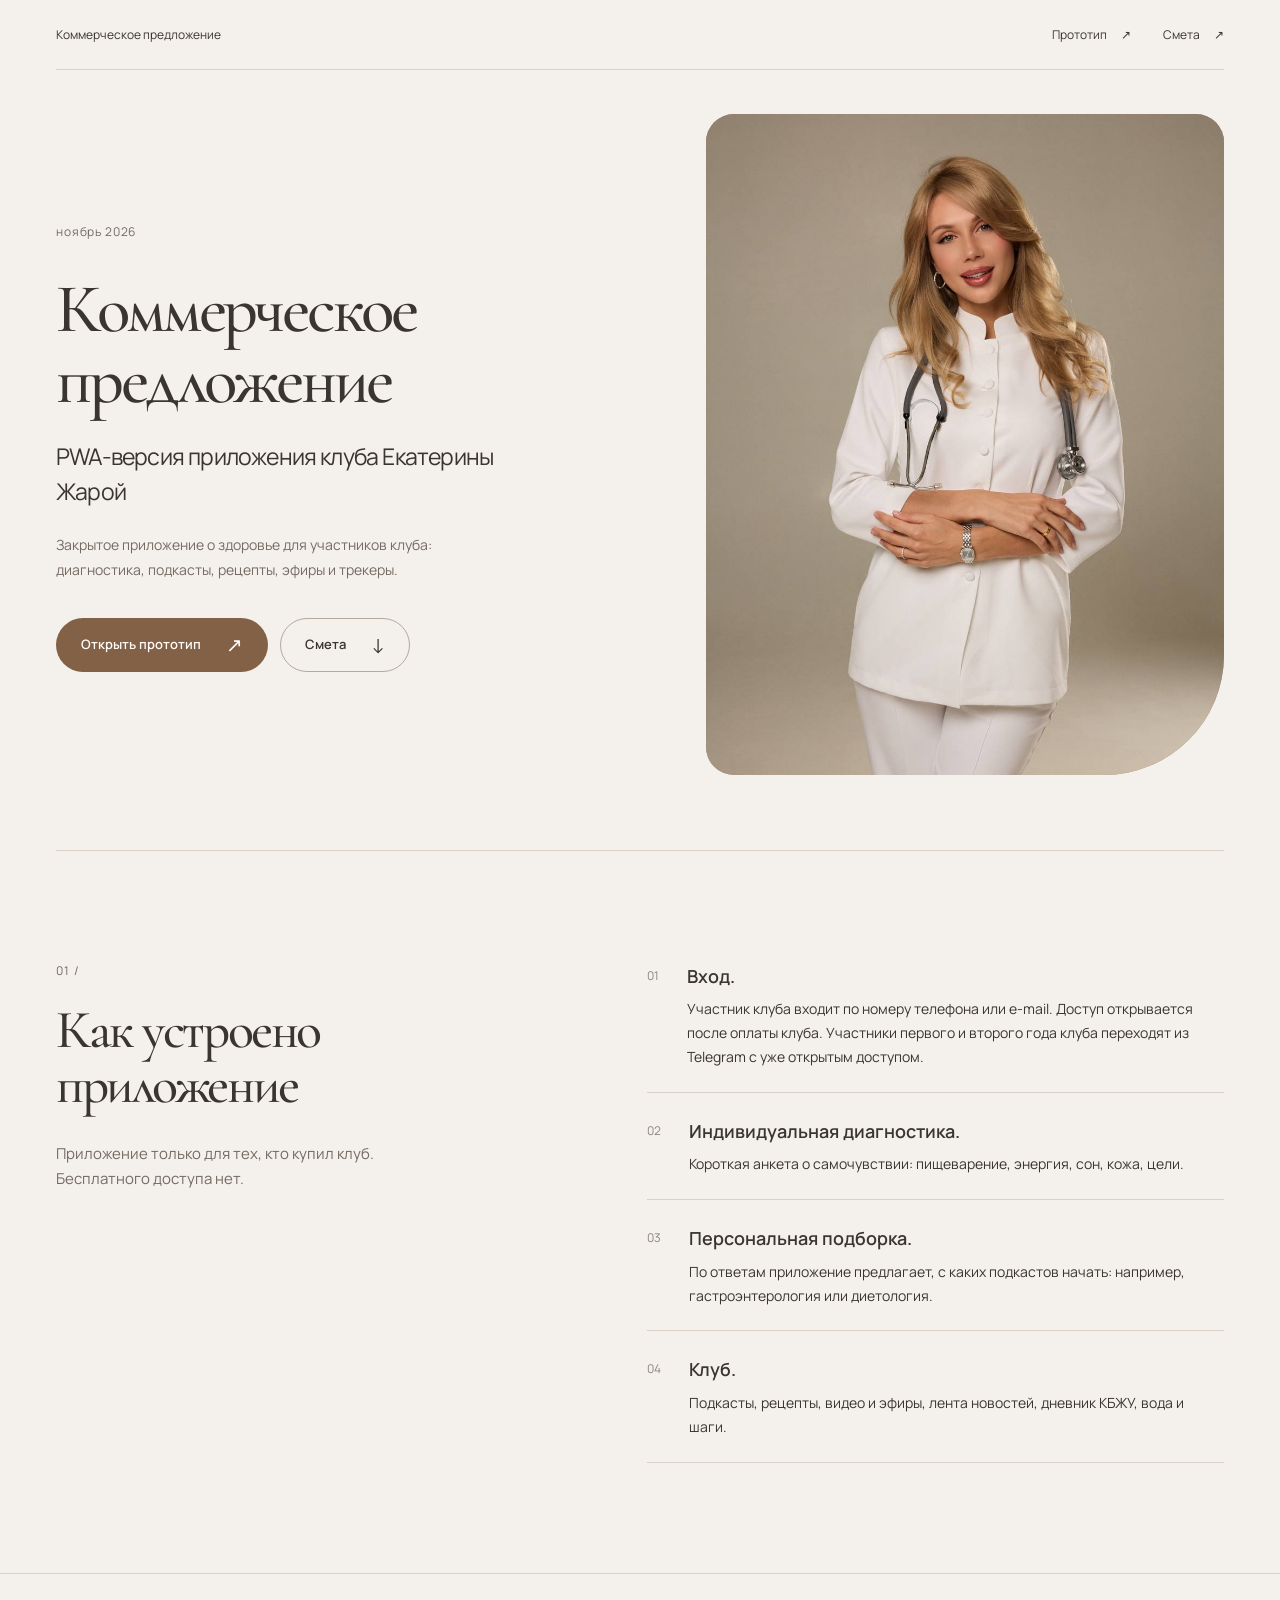
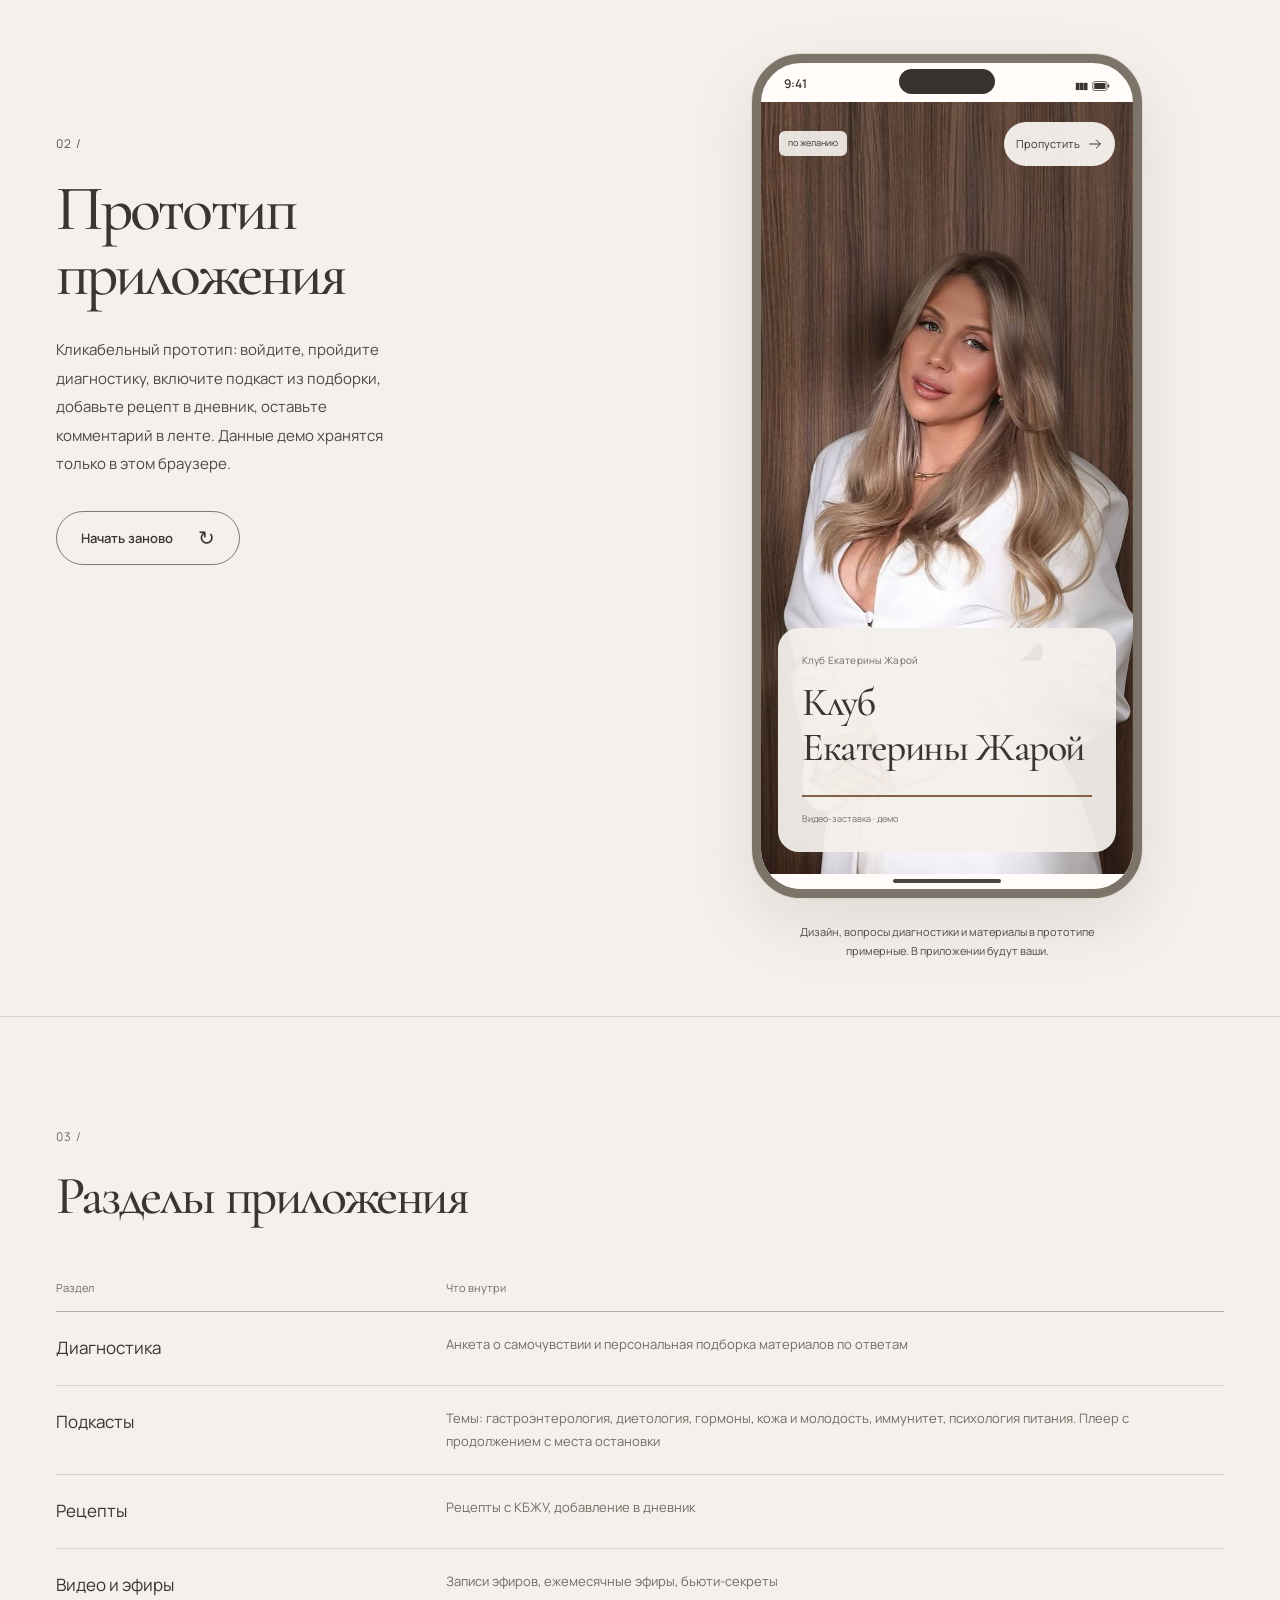
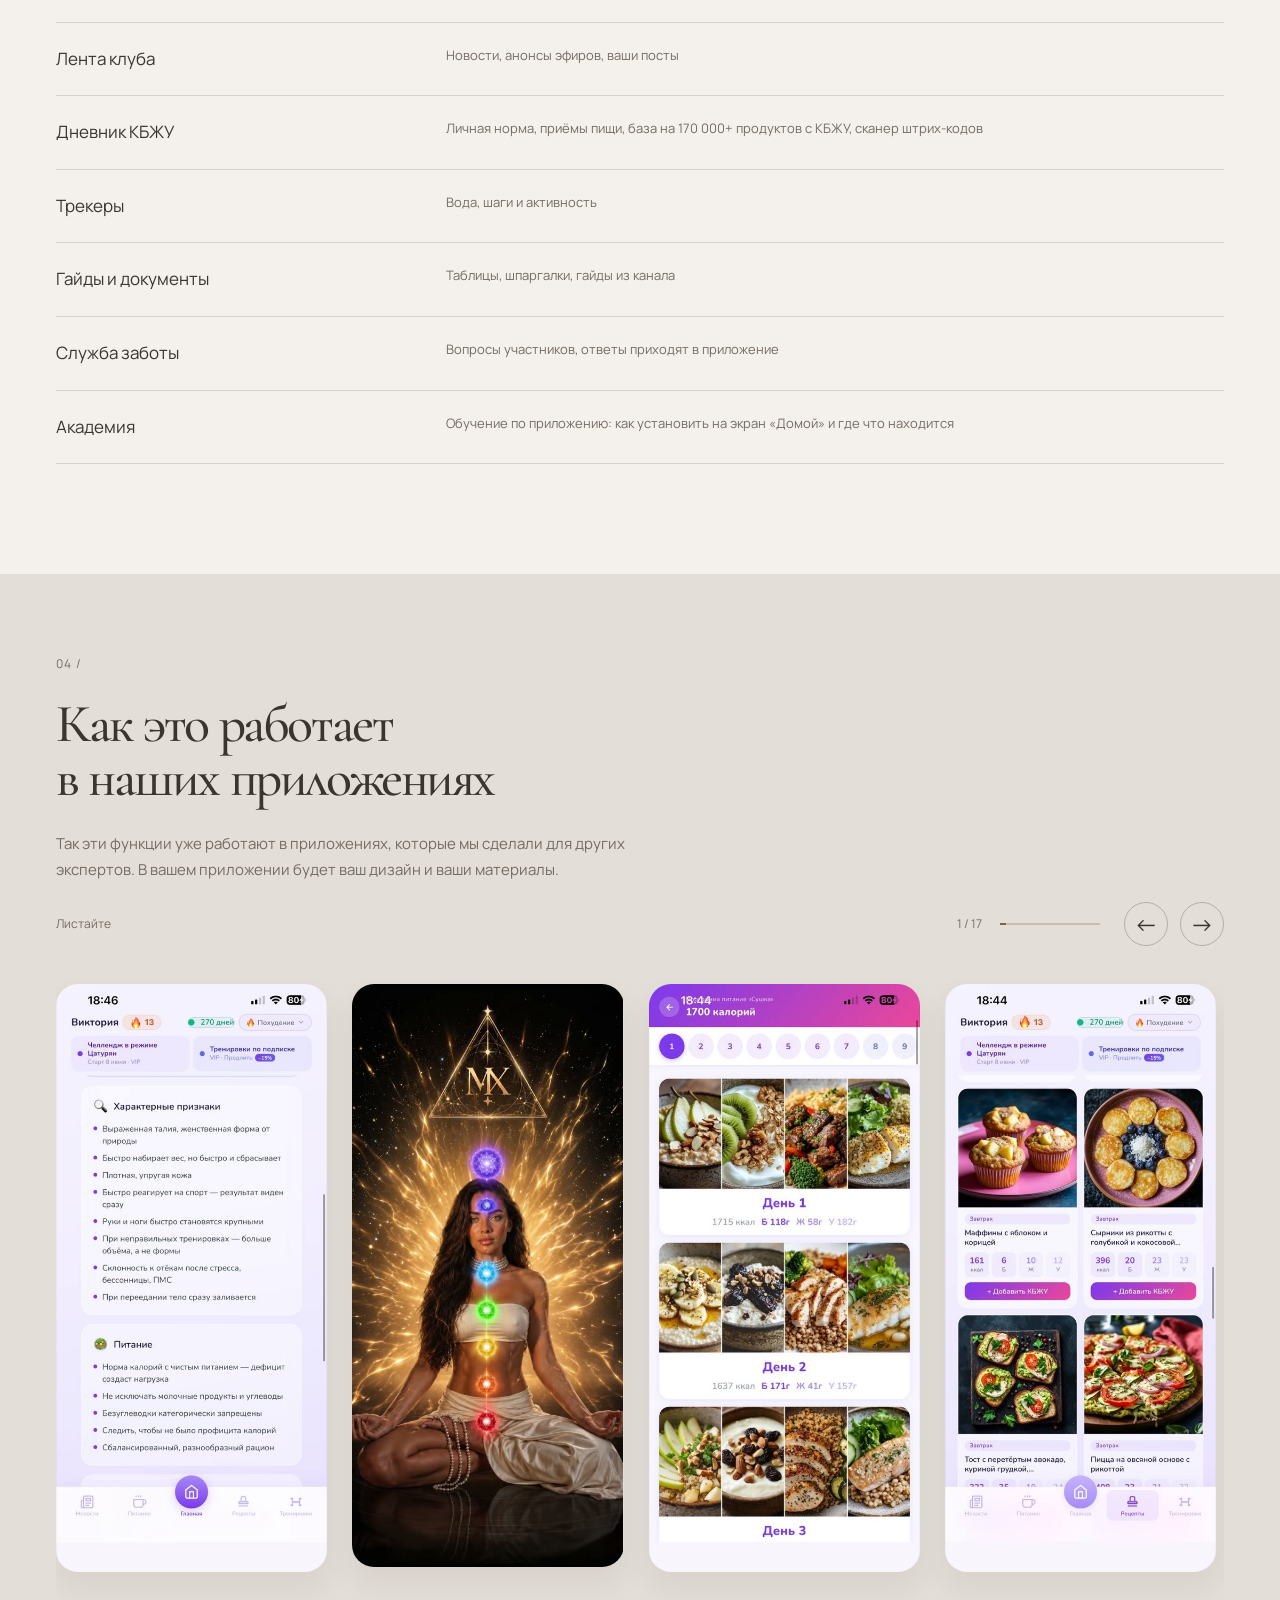
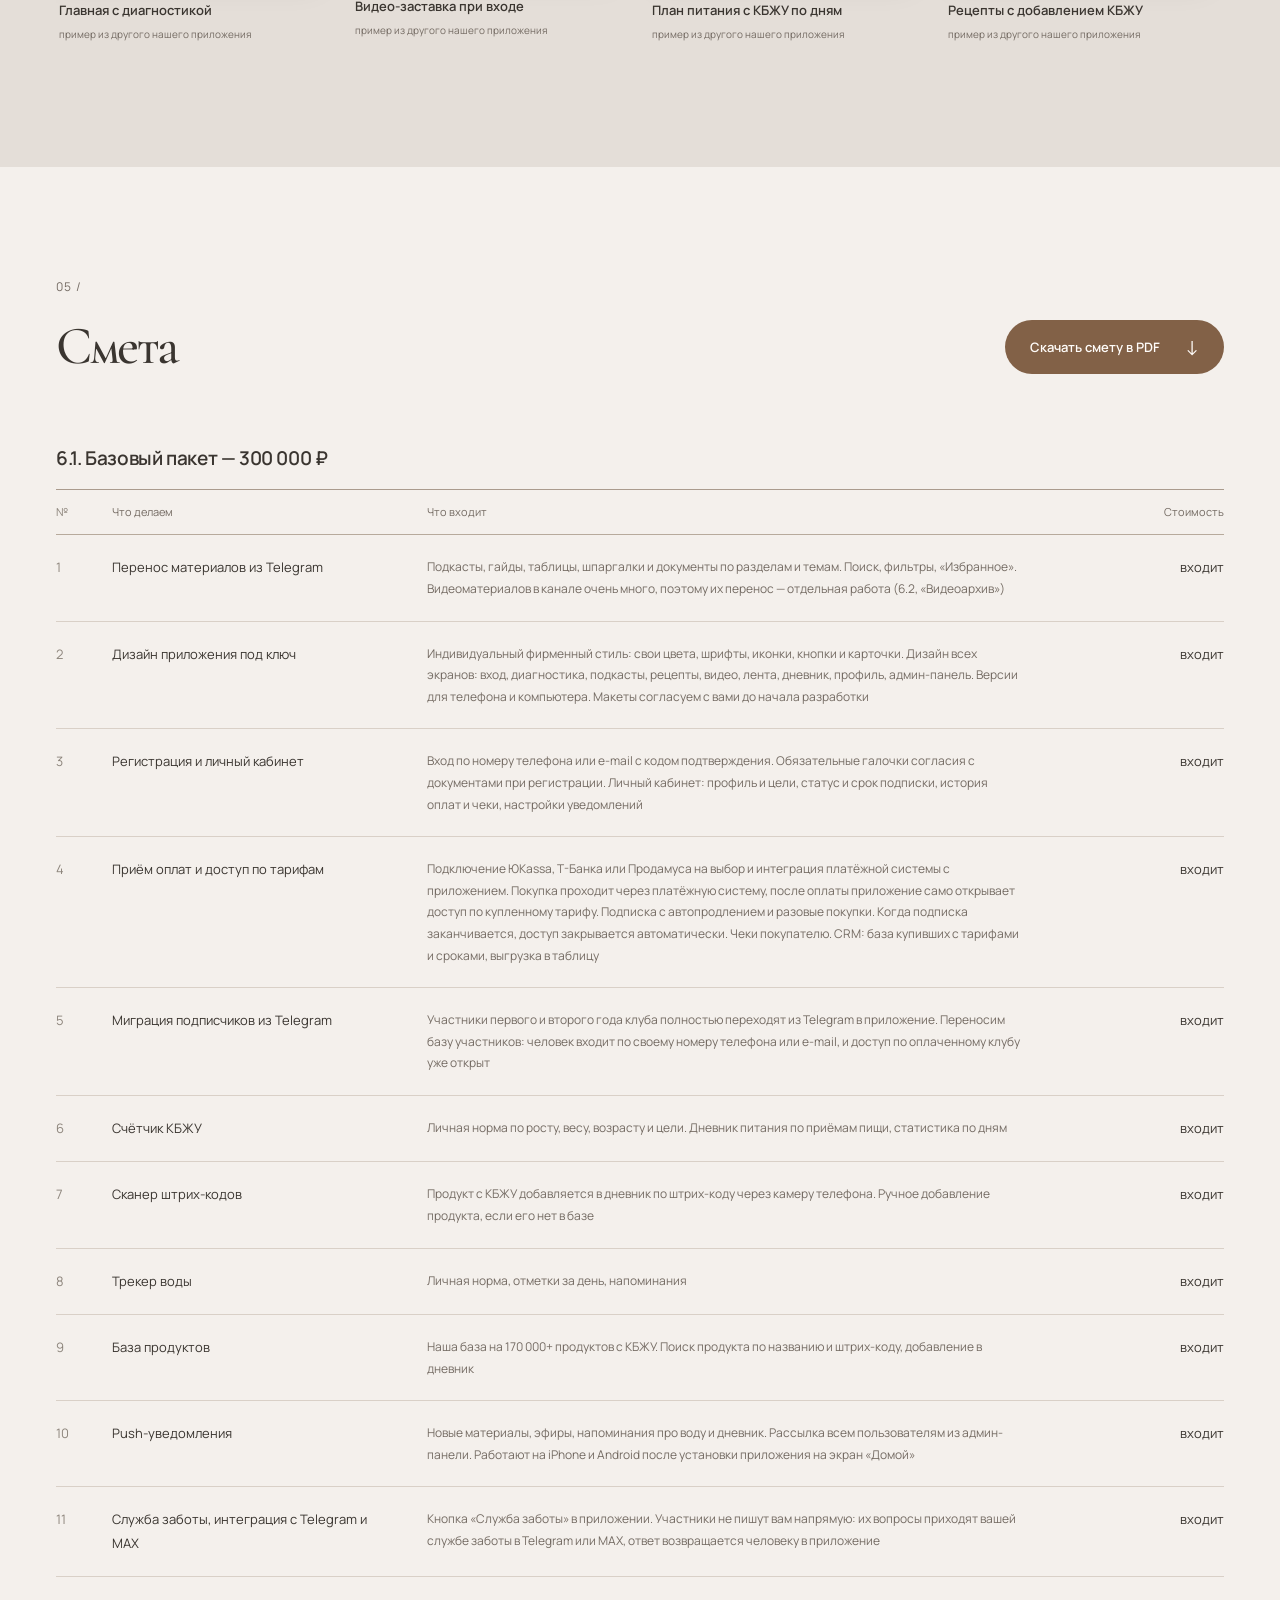
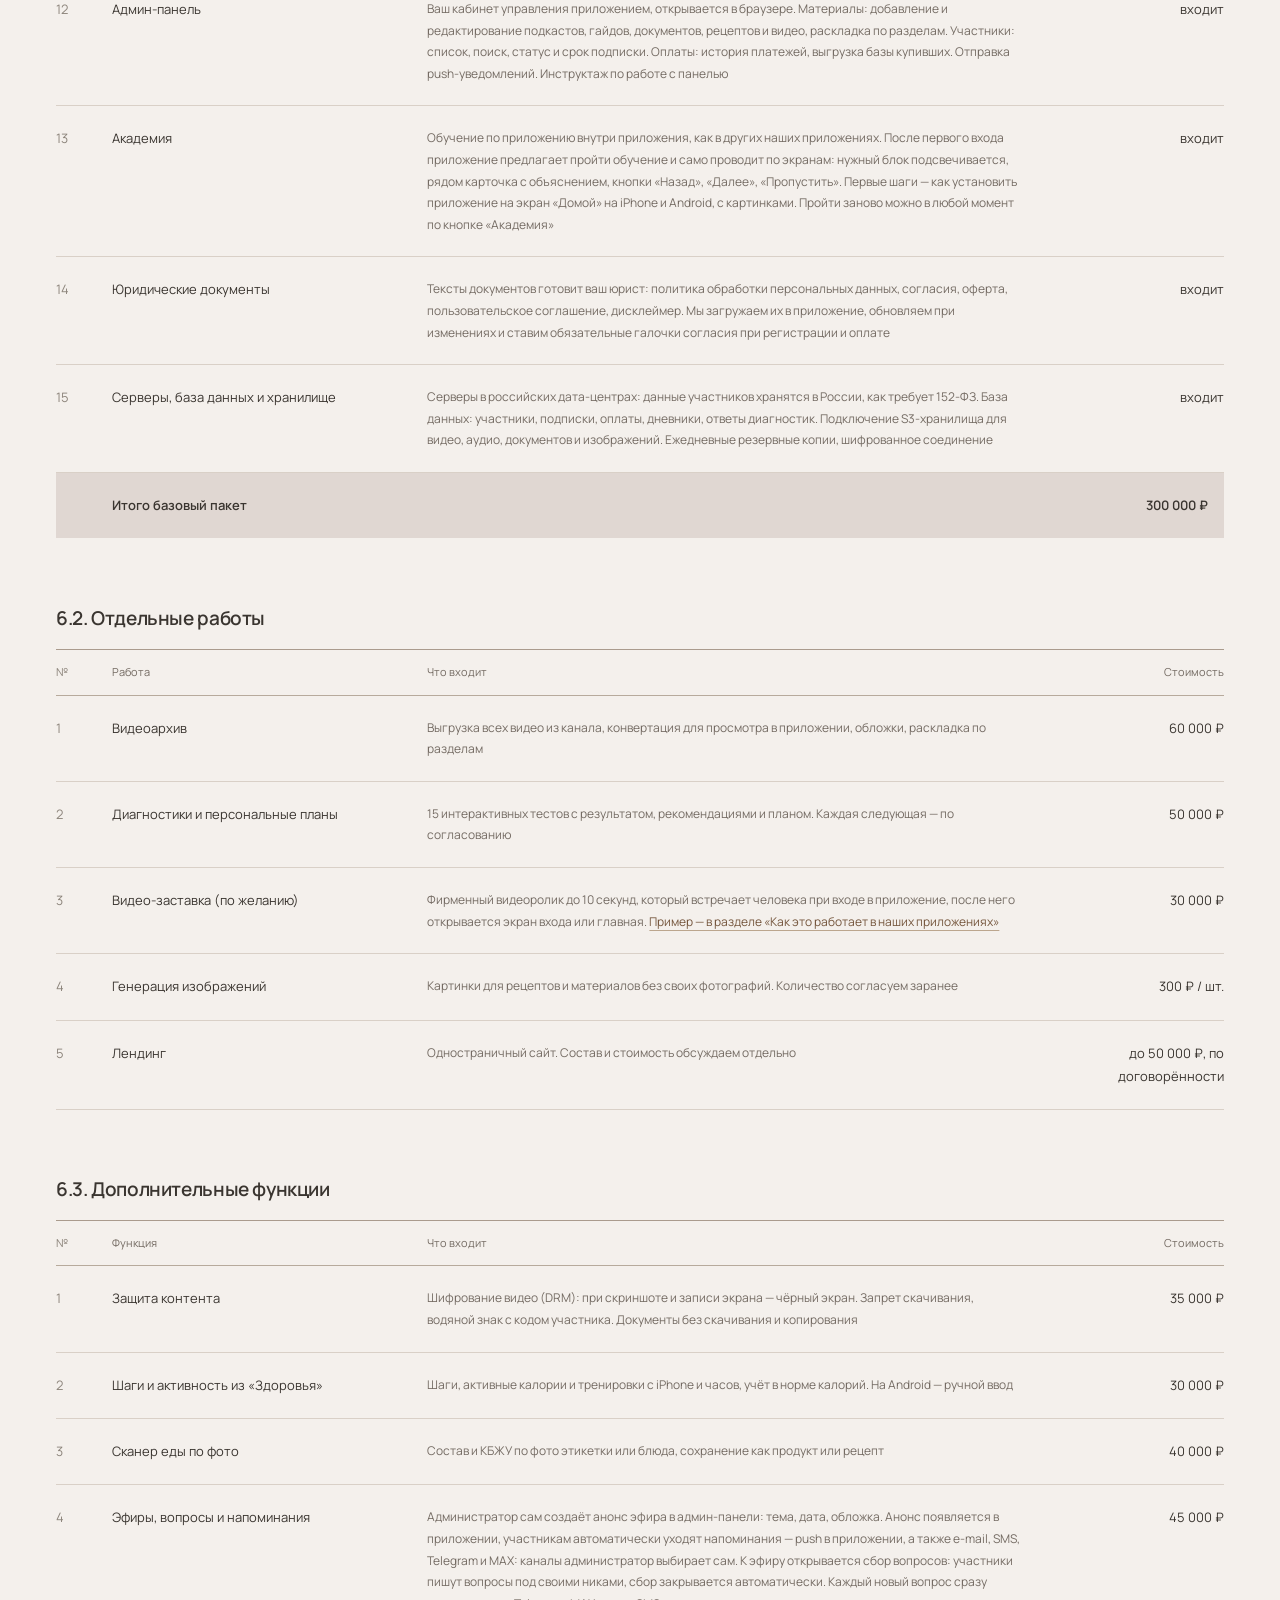
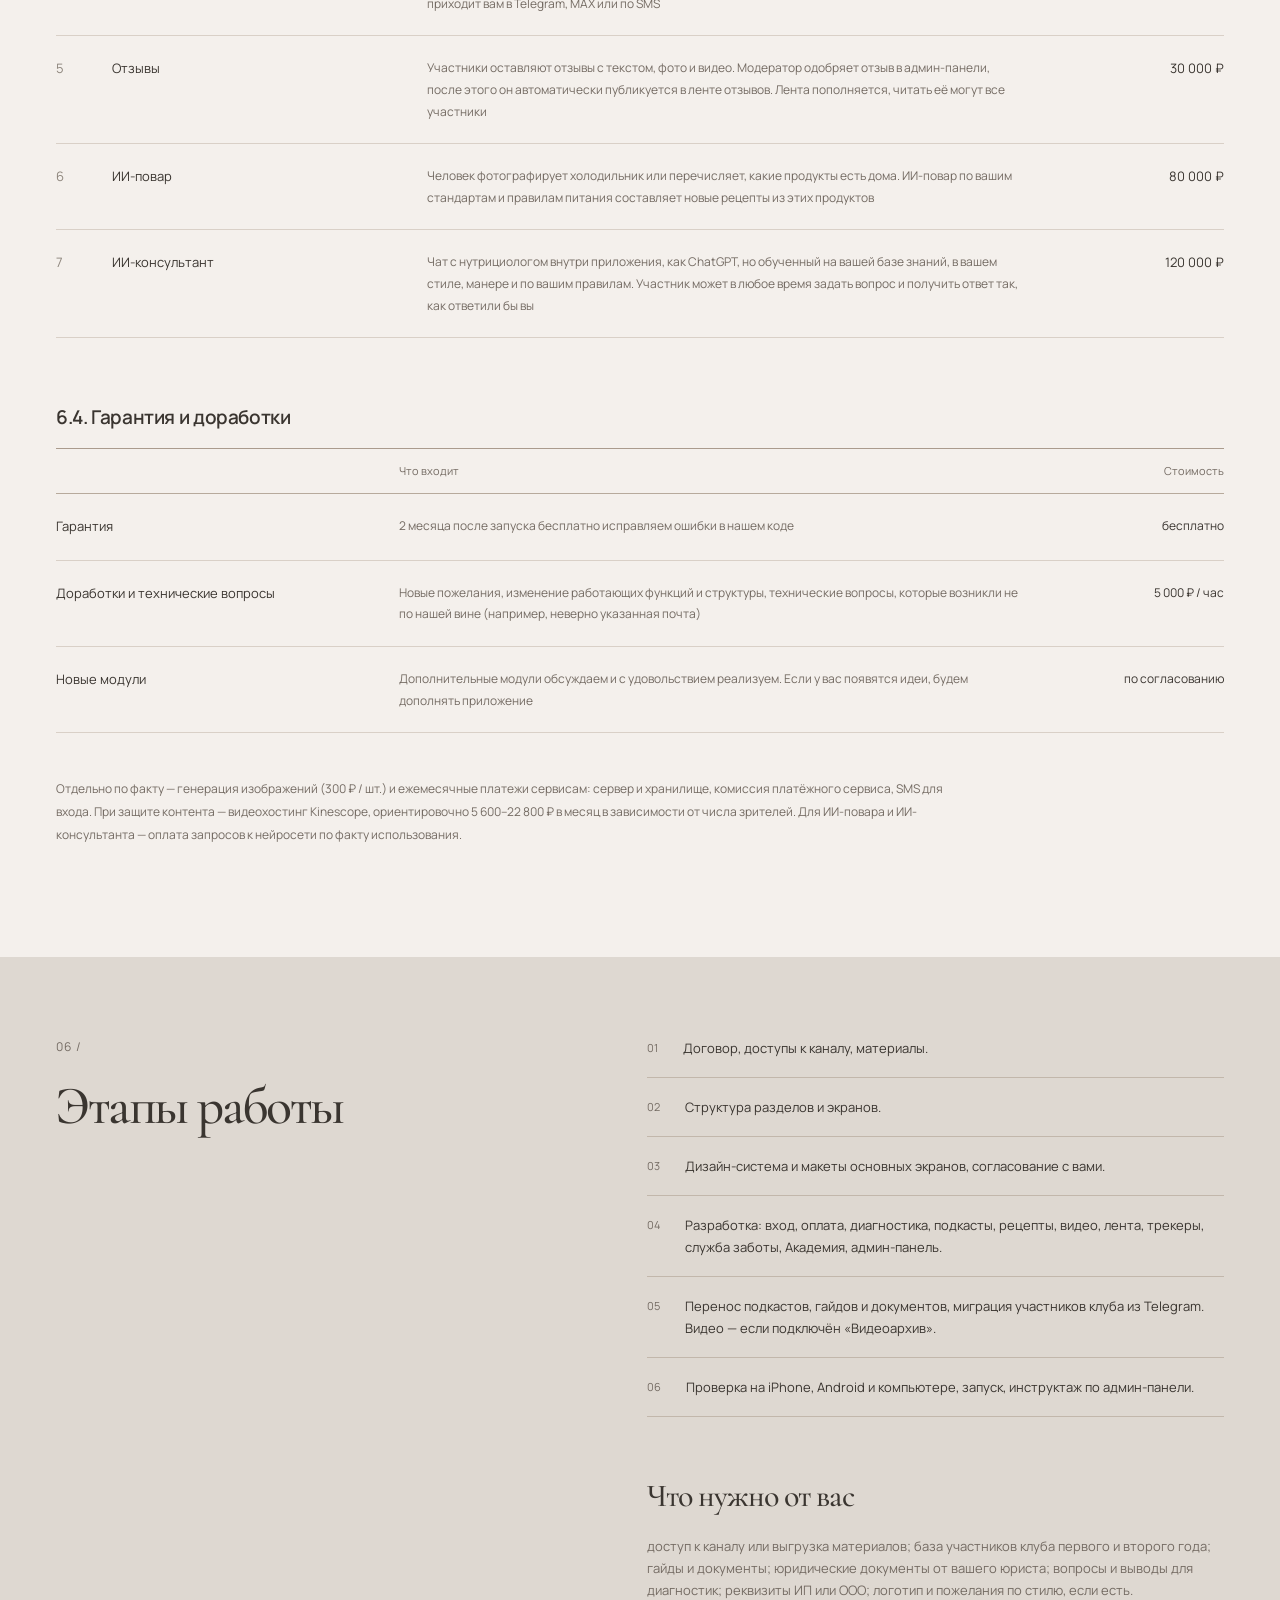
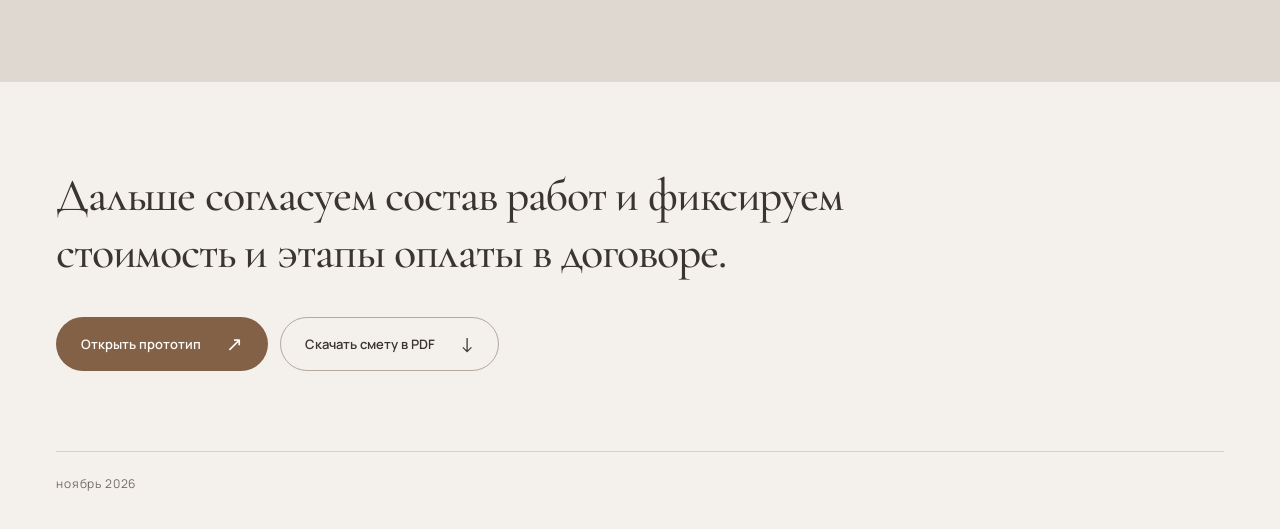
<file: index.html>
<!doctype html>
<html lang="ru"><head><meta charset="utf-8">
<meta name="viewport" content="width=device-width, initial-scale=1">
<meta name="robots" content="noindex, nofollow">
<meta name="theme-color" content="#f4f0ec">
<title>Коммерческое предложение · Клуб Екатерины Жарой</title>
<link rel="icon" href="images/favicon.svg" type="image/svg+xml">
<link rel="stylesheet" href="css/base.css">
<link rel="stylesheet" href="css/page.css"><link rel="stylesheet" href="css/estimate.css">
<link rel="stylesheet" href="css/app.css"><link rel="stylesheet" href="css/screens.css"><link rel="stylesheet" href="css/club.css"><link rel="stylesheet" href="css/features.css"><link rel="stylesheet" href="css/services.css"><link rel="stylesheet" href="css/academy.css">
</head><body>
<header class="topbar wrap"><a href="#cover">Коммерческое предложение</a><nav aria-label="Разделы предложения"><a href="#prototype">Прототип <span>↗</span></a><a href="#estimate">Смета <span>↗</span></a></nav></header>
<main>
<section id="cover" class="cover wrap">
<div class="cover-copy"><span class="eyebrow">ноябрь 2026</span>
<h1>Коммерческое<br>предложение</h1>
<p class="cover-sub">PWA-версия приложения клуба Екатерины Жарой</p>
<p class="cover-desc">Закрытое приложение о здоровье для участников клуба: диагностика, подкасты, рецепты, эфиры и трекеры.</p>
<div class="actions"><a class="button primary" href="#prototype">Открыть прототип <span>↗</span></a><a class="button secondary" href="#estimate">Смета <span>↓</span></a></div>
</div><figure class="cover-photo"><img src="images/katya/katya-medic.jpg" width="960" height="1280" alt="Екатерина Жарая в медицинской форме" fetchpriority="high"></figure>
</section>
<section class="wrap section flow" id="structure"><div class="section-title"><span class="section-no">01 /</span><h2>Как устроено<br>приложение</h2><p>Приложение только для тех, кто купил клуб. Бесплатного доступа нет.</p></div><ol class="flow-list"><li><span class="step-num">01</span><div><strong>Вход.</strong> Участник клуба входит по номеру телефона или e-mail. Доступ открывается после оплаты клуба. Участники первого и второго года клуба переходят из Telegram с уже открытым доступом.</div></li>
<li><span class="step-num">02</span><div><strong>Индивидуальная диагностика.</strong> Короткая анкета о самочувствии: пищеварение, энергия, сон, кожа, цели.</div></li>
<li><span class="step-num">03</span><div><strong>Персональная подборка.</strong> По ответам приложение предлагает, с каких подкастов начать: например, гастроэнтерология или диетология.</div></li>
<li><span class="step-num">04</span><div><strong>Клуб.</strong> Подкасты, рецепты, видео и эфиры, лента новостей, дневник КБЖУ, вода и шаги.</div></li></ol></section>
<section id="prototype" class="prototype-section">
<div class="prototype-layout wrap"><div class="prototype-copy"><span class="section-no">02 /</span><h2>Прототип <br>приложения</h2><p>Кликабельный прототип: войдите, пройдите диагностику, включите подкаст из подборки, добавьте рецепт в дневник, оставьте комментарий в ленте. Данные демо хранятся только в этом браузере.</p>
<button id="reset-demo" class="button reset">Начать заново <span>↻</span></button>
</div><div class="prototype-device"><div id="phone" class="phone" aria-label="Интерактивный прототип приложения клуба">
<div class="phone-status"><span>9:41</span><div class="phone-island"></div><span aria-hidden="true">▮▮▮ <svg width="18" height="12" viewBox="0 0 24 16"><rect x="1" y="2" width="19" height="12" rx="3" fill="none" stroke="currentColor"/><rect x="3" y="4" width="15" height="8" rx="1" fill="currentColor"/><path d="M22 6v4" stroke="currentColor" stroke-width="2"/></svg></span></div>
<div id="app" class="app"></div><div id="app-toast" class="app-toast" role="status" aria-live="polite"></div><div class="home-indicator"></div></div>
<p class="device-caption">Дизайн, вопросы диагностики и материалы в прототипе примерные. В приложении будут ваши.</p></div></div>
</section>
<section class="wrap section" id="sections"><div class="section-heading"><span class="section-no">03 /</span><h2>Разделы приложения</h2></div><div class="table-wrap"><table class="sections-table summary-table"><thead><tr><th scope="col">Раздел</th><th scope="col">Что внутри</th></tr></thead><tbody>
<tr><td data-label="Раздел">Диагностика</td><td data-label="Что внутри">Анкета о самочувствии и персональная подборка материалов по ответам</td></tr>
<tr><td data-label="Раздел">Подкасты</td><td data-label="Что внутри">Темы: гастроэнтерология, диетология, гормоны, кожа и молодость, иммунитет, психология питания. Плеер с продолжением с места остановки</td></tr>
<tr><td data-label="Раздел">Рецепты</td><td data-label="Что внутри">Рецепты с КБЖУ, добавление в дневник</td></tr>
<tr><td data-label="Раздел">Видео и эфиры</td><td data-label="Что внутри">Записи эфиров, ежемесячные эфиры, бьюти-секреты</td></tr>
<tr><td data-label="Раздел">Лента клуба</td><td data-label="Что внутри">Новости, анонсы эфиров, ваши посты</td></tr>
<tr><td data-label="Раздел">Дневник КБЖУ</td><td data-label="Что внутри">Личная норма, приёмы пищи, база на 170 000+ продуктов с КБЖУ, сканер штрих-кодов</td></tr>
<tr><td data-label="Раздел">Трекеры</td><td data-label="Что внутри">Вода, шаги и активность</td></tr>
<tr><td data-label="Раздел">Гайды и документы</td><td data-label="Что внутри">Таблицы, шпаргалки, гайды из канала</td></tr>
<tr><td data-label="Раздел">Служба заботы</td><td data-label="Что внутри">Вопросы участников, ответы приходят в приложение</td></tr>
<tr><td data-label="Раздел">Академия</td><td data-label="Что внутри">Обучение по приложению: как установить на экран «Домой» и где что находится</td></tr>
</tbody></table></div></section>
<section class="examples-section" id="examples"><div class="wrap"><div class="section-heading"><span class="section-no">04 /</span><h2>Как это работает<br>в наших приложениях</h2><p>Так эти функции уже работают в приложениях, которые мы сделали для других экспертов. В вашем приложении будет ваш дизайн и ваши материалы.</p></div>
<div class="gallery-controls"><span class="gallery-hint">Листайте</span><div class="gallery-position"><span id="examples-count" aria-live="polite"></span><progress id="examples-progress" value="1" max="15" aria-label="Положение в карусели"></progress></div><button id="examples-prev" class="round-button" aria-label="Предыдущие примеры">←</button><button id="examples-next" class="round-button" aria-label="Следующие примеры">→</button></div>
<div id="examples-gallery" class="examples-gallery" tabindex="0" aria-label="Скриншоты наших приложений"></div></div></section>
<section id="estimate" class="wrap section estimate-section"><div class="estimate-heading"><div><span class="section-no">05 /</span><h2>Смета</h2></div><a class="button primary" href="smeta.pdf" download>Скачать смету в PDF <span>↓</span></a></div>
<section class="estimate-group"><h3>6.1. Базовый пакет — 300 000 ₽</h3>
<div class="table-wrap"><table class="estimate-table"><thead><tr><th scope="col">№</th><th scope="col">Что делаем</th><th scope="col">Что входит</th><th scope="col">Стоимость</th></tr></thead><tbody>
<tr><td data-label="№">1</td><td data-label="Что делаем">Перенос материалов из Telegram</td><td data-label="Что входит">Подкасты, гайды, таблицы, шпаргалки и документы по разделам и темам. Поиск, фильтры, «Избранное». Видеоматериалов в канале очень много, поэтому их перенос — отдельная работа (6.2, «Видеоархив»)</td><td data-label="Стоимость">входит</td></tr>
<tr><td data-label="№">2</td><td data-label="Что делаем">Дизайн приложения под ключ</td><td data-label="Что входит">Индивидуальный фирменный стиль: свои цвета, шрифты, иконки, кнопки и карточки. Дизайн всех экранов: вход, диагностика, подкасты, рецепты, видео, лента, дневник, профиль, админ-панель. Версии для телефона и компьютера. Макеты согласуем с вами до начала разработки</td><td data-label="Стоимость">входит</td></tr>
<tr><td data-label="№">3</td><td data-label="Что делаем">Регистрация и личный кабинет</td><td data-label="Что входит">Вход по номеру телефона или e-mail с кодом подтверждения. Обязательные галочки согласия с документами при регистрации. Личный кабинет: профиль и цели, статус и срок подписки, история оплат и чеки, настройки уведомлений</td><td data-label="Стоимость">входит</td></tr>
<tr><td data-label="№">4</td><td data-label="Что делаем">Приём оплат и доступ по тарифам</td><td data-label="Что входит">Подключение ЮKassa, Т-Банка или Продамуса на выбор и интеграция платёжной системы с приложением. Покупка проходит через платёжную систему, после оплаты приложение само открывает доступ по купленному тарифу. Подписка с автопродлением и разовые покупки. Когда подписка заканчивается, доступ закрывается автоматически. Чеки покупателю. CRM: база купивших с тарифами и сроками, выгрузка в таблицу</td><td data-label="Стоимость">входит</td></tr>
<tr><td data-label="№">5</td><td data-label="Что делаем">Миграция подписчиков из Telegram</td><td data-label="Что входит">Участники первого и второго года клуба полностью переходят из Telegram в приложение. Переносим базу участников: человек входит по своему номеру телефона или e-mail, и доступ по оплаченному клубу уже открыт</td><td data-label="Стоимость">входит</td></tr>
<tr><td data-label="№">6</td><td data-label="Что делаем">Счётчик КБЖУ</td><td data-label="Что входит">Личная норма по росту, весу, возрасту и цели. Дневник питания по приёмам пищи, статистика по дням</td><td data-label="Стоимость">входит</td></tr>
<tr><td data-label="№">7</td><td data-label="Что делаем">Сканер штрих-кодов</td><td data-label="Что входит">Продукт с КБЖУ добавляется в дневник по штрих-коду через камеру телефона. Ручное добавление продукта, если его нет в базе</td><td data-label="Стоимость">входит</td></tr>
<tr><td data-label="№">8</td><td data-label="Что делаем">Трекер воды</td><td data-label="Что входит">Личная норма, отметки за день, напоминания</td><td data-label="Стоимость">входит</td></tr>
<tr><td data-label="№">9</td><td data-label="Что делаем">База продуктов</td><td data-label="Что входит">Наша база на 170 000+ продуктов с КБЖУ. Поиск продукта по названию и штрих-коду, добавление в дневник</td><td data-label="Стоимость">входит</td></tr>
<tr><td data-label="№">10</td><td data-label="Что делаем">Push-уведомления</td><td data-label="Что входит">Новые материалы, эфиры, напоминания про воду и дневник. Рассылка всем пользователям из админ-панели. Работают на iPhone и Android после установки приложения на экран «Домой»</td><td data-label="Стоимость">входит</td></tr>
<tr><td data-label="№">11</td><td data-label="Что делаем">Служба заботы, интеграция с Telegram и MAX</td><td data-label="Что входит">Кнопка «Служба заботы» в приложении. Участники не пишут вам напрямую: их вопросы приходят вашей службе заботы в Telegram или MAX, ответ возвращается человеку в приложение</td><td data-label="Стоимость">входит</td></tr>
<tr><td data-label="№">12</td><td data-label="Что делаем">Админ-панель</td><td data-label="Что входит">Ваш кабинет управления приложением, открывается в браузере. Материалы: добавление и редактирование подкастов, гайдов, документов, рецептов и видео, раскладка по разделам. Участники: список, поиск, статус и срок подписки. Оплаты: история платежей, выгрузка базы купивших. Отправка push-уведомлений. Инструктаж по работе с панелью</td><td data-label="Стоимость">входит</td></tr>
<tr><td data-label="№">13</td><td data-label="Что делаем">Академия</td><td data-label="Что входит">Обучение по приложению внутри приложения, как в других наших приложениях. После первого входа приложение предлагает пройти обучение и само проводит по экранам: нужный блок подсвечивается, рядом карточка с объяснением, кнопки «Назад», «Далее», «Пропустить». Первые шаги — как установить приложение на экран «Домой» на iPhone и Android, с картинками. Пройти заново можно в любой момент по кнопке «Академия»</td><td data-label="Стоимость">входит</td></tr>
<tr><td data-label="№">14</td><td data-label="Что делаем">Юридические документы</td><td data-label="Что входит">Тексты документов готовит ваш юрист: политика обработки персональных данных, согласия, оферта, пользовательское соглашение, дисклеймер. Мы загружаем их в приложение, обновляем при изменениях и ставим обязательные галочки согласия при регистрации и оплате</td><td data-label="Стоимость">входит</td></tr>
<tr><td data-label="№">15</td><td data-label="Что делаем">Серверы, база данных и хранилище</td><td data-label="Что входит">Серверы в российских дата-центрах: данные участников хранятся в России, как требует 152-ФЗ. База данных: участники, подписки, оплаты, дневники, ответы диагностик. Подключение S3-хранилища для видео, аудио, документов и изображений. Ежедневные резервные копии, шифрованное соединение</td><td data-label="Стоимость">входит</td></tr>
<tr class="total-row"><td data-label="№"></td><td data-label="Что делаем"><strong>Итого базовый пакет</strong></td><td data-label="Что входит"></td><td data-label="Стоимость"><strong>300 000 ₽</strong></td></tr>
</tbody></table></div></section>
<section class="estimate-group"><h3>6.2. Отдельные работы</h3>
<div class="table-wrap"><table class="estimate-table"><thead><tr><th scope="col">№</th><th scope="col">Работа</th><th scope="col">Что входит</th><th scope="col">Стоимость</th></tr></thead><tbody>
<tr><td data-label="№">1</td><td data-label="Работа">Видеоархив</td><td data-label="Что входит">Выгрузка всех видео из канала, конвертация для просмотра в приложении, обложки, раскладка по разделам</td><td data-label="Стоимость">60 000 ₽</td></tr>
<tr><td data-label="№">2</td><td data-label="Работа">Диагностики и персональные планы</td><td data-label="Что входит">15 интерактивных тестов с результатом, рекомендациями и планом. Каждая следующая — по согласованию</td><td data-label="Стоимость">50 000 ₽</td></tr>
<tr><td data-label="№">3</td><td data-label="Работа">Видео-заставка (по желанию)</td><td data-label="Что входит">Фирменный видеоролик до 10 секунд, который встречает человека при входе в приложение, после него открывается экран входа или главная. <a href="#examples" data-example-jump="splash">Пример — в разделе «Как это работает в наших приложениях»</a></td><td data-label="Стоимость">30 000 ₽</td></tr>
<tr><td data-label="№">4</td><td data-label="Работа">Генерация изображений</td><td data-label="Что входит">Картинки для рецептов и материалов без своих фотографий. Количество согласуем заранее</td><td data-label="Стоимость">300 ₽ / шт.</td></tr>
<tr><td data-label="№">5</td><td data-label="Работа">Лендинг</td><td data-label="Что входит">Одностраничный сайт. Состав и стоимость обсуждаем отдельно</td><td data-label="Стоимость">до 50 000 ₽, по договорённости</td></tr>
</tbody></table></div></section>
<section class="estimate-group"><h3>6.3. Дополнительные функции</h3>
<div class="table-wrap"><table class="estimate-table"><thead><tr><th scope="col">№</th><th scope="col">Функция</th><th scope="col">Что входит</th><th scope="col">Стоимость</th></tr></thead><tbody>
<tr><td data-label="№">1</td><td data-label="Функция">Защита контента</td><td data-label="Что входит">Шифрование видео (DRM): при скриншоте и записи экрана — чёрный экран. Запрет скачивания, водяной знак с кодом участника. Документы без скачивания и копирования</td><td data-label="Стоимость">35 000 ₽</td></tr>
<tr><td data-label="№">2</td><td data-label="Функция">Шаги и активность из «Здоровья»</td><td data-label="Что входит">Шаги, активные калории и тренировки с iPhone и часов, учёт в норме калорий. На Android — ручной ввод</td><td data-label="Стоимость">30 000 ₽</td></tr>
<tr><td data-label="№">3</td><td data-label="Функция">Сканер еды по фото</td><td data-label="Что входит">Состав и КБЖУ по фото этикетки или блюда, сохранение как продукт или рецепт</td><td data-label="Стоимость">40 000 ₽</td></tr>
<tr><td data-label="№">4</td><td data-label="Функция">Эфиры, вопросы и напоминания</td><td data-label="Что входит">Администратор сам создаёт анонс эфира в админ-панели: тема, дата, обложка. Анонс появляется в приложении, участникам автоматически уходят напоминания — push в приложении, а также e-mail, SMS, Telegram и MAX: каналы администратор выбирает сам. К эфиру открывается сбор вопросов: участники пишут вопросы под своими никами, сбор закрывается автоматически. Каждый новый вопрос сразу приходит вам в Telegram, MAX или по SMS</td><td data-label="Стоимость">45 000 ₽</td></tr>
<tr><td data-label="№">5</td><td data-label="Функция">Отзывы</td><td data-label="Что входит">Участники оставляют отзывы с текстом, фото и видео. Модератор одобряет отзыв в админ-панели, после этого он автоматически публикуется в ленте отзывов. Лента пополняется, читать её могут все участники</td><td data-label="Стоимость">30 000 ₽</td></tr>
<tr><td data-label="№">6</td><td data-label="Функция">ИИ-повар</td><td data-label="Что входит">Человек фотографирует холодильник или перечисляет, какие продукты есть дома. ИИ-повар по вашим стандартам и правилам питания составляет новые рецепты из этих продуктов</td><td data-label="Стоимость">80 000 ₽</td></tr>
<tr><td data-label="№">7</td><td data-label="Функция">ИИ-консультант</td><td data-label="Что входит">Чат с нутрициологом внутри приложения, как ChatGPT, но обученный на вашей базе знаний, в вашем стиле, манере и по вашим правилам. Участник может в любое время задать вопрос и получить ответ так, как ответили бы вы</td><td data-label="Стоимость">120 000 ₽</td></tr>
</tbody></table></div></section>
<section class="estimate-group"><h3>6.4. Гарантия и доработки</h3>
<div class="table-wrap"><table class="estimate-table warranty-table"><thead><tr><th scope="col"></th><th scope="col">Что входит</th><th scope="col">Стоимость</th></tr></thead><tbody>
<tr><td data-label="">Гарантия</td><td data-label="Что входит">2 месяца после запуска бесплатно исправляем ошибки в нашем коде</td><td data-label="Стоимость">бесплатно</td></tr>
<tr><td data-label="">Доработки и технические вопросы</td><td data-label="Что входит">Новые пожелания, изменение работающих функций и структуры, технические вопросы, которые возникли не по нашей вине (например, неверно указанная почта)</td><td data-label="Стоимость">5 000 ₽ / час</td></tr>
<tr><td data-label="">Новые модули</td><td data-label="Что входит">Дополнительные модули обсуждаем и с удовольствием реализуем. Если у вас появятся идеи, будем дополнять приложение</td><td data-label="Стоимость">по согласованию</td></tr>
</tbody></table></div></section><p class="estimate-note">Отдельно по факту — генерация изображений (300 ₽ / шт.) и ежемесячные платежи сервисам: сервер и хранилище, комиссия платёжного сервиса, SMS для входа. При защите контента — видеохостинг Kinescope, ориентировочно 5 600–22 800 ₽ в месяц в зависимости от числа зрителей. Для ИИ-повара и ИИ-консультанта — оплата запросов к нейросети по факту использования.</p>
</section>
<section class="work-section"><div class="wrap work-layout"><div><span class="section-no">06 /</span><h2>Этапы работы</h2></div><ol class="work-list"><li><span>01</span><p>Договор, доступы к каналу, материалы.</p></li>
<li><span>02</span><p>Структура разделов и экранов.</p></li>
<li><span>03</span><p>Дизайн-система и макеты основных экранов, согласование с вами.</p></li>
<li><span>04</span><p>Разработка: вход, оплата, диагностика, подкасты, рецепты, видео, лента, трекеры, служба заботы, Академия, админ-панель.</p></li>
<li><span>05</span><p>Перенос подкастов, гайдов и документов, миграция участников клуба из Telegram. Видео — если подключён «Видеоархив».</p></li>
<li><span>06</span><p>Проверка на iPhone, Android и компьютере, запуск, инструктаж по админ-панели.</p></li></ol>
<div class="needs"><h3>Что нужно от вас</h3><p>доступ к каналу или выгрузка материалов; база участников клуба первого и второго года; гайды и документы; юридические документы от вашего юриста; вопросы и выводы для диагностик; реквизиты ИП или ООО; логотип и пожелания по стилю, если есть.</p></div></div></section>
<footer class="wrap final"><p>Дальше согласуем состав работ и фиксируем стоимость и этапы оплаты в договоре.</p><div class="actions"><a class="button primary" href="#prototype">Открыть прототип <span>↗</span></a><a class="button secondary" href="smeta.pdf" download>Скачать смету в PDF <span>↓</span></a></div><span class="eyebrow">ноябрь 2026</span></footer>
</main>
<dialog id="example-dialog"><button id="close-example" class="round-button" aria-label="Закрыть пример">×</button><img id="example-full" alt=""><video id="example-video" controls muted playsinline loop hidden></video><p id="example-caption"></p></dialog>
<script defer src="js/examples-data.js"></script>
<script defer src="js/page.js"></script>
<script defer src="js/icons.js"></script>
<script defer src="js/data.js"></script>
<script defer src="js/recipes-data.js"></script>
<script defer src="js/state.js"></script>
<script defer src="js/club-data.js"></script>
<script defer src="js/screens-auth.js"></script>
<script defer src="js/screens-home.js"></script>
<script defer src="js/screens-media.js"></script>
<script defer src="js/screens-recipes.js"></script>
<script defer src="js/screens-extra.js"></script>
<script defer src="js/screens-community.js"></script>
<script defer src="js/screens-membership.js"></script>
<script defer src="js/screens-library.js"></script>
<script defer src="js/screens-admin.js"></script>
<script defer src="js/community-actions.js"></script>
<script defer src="js/club-actions.js"></script>
<script defer src="js/screens-services.js"></script>
<script defer src="js/screens-assistants.js"></script>
<script defer src="js/service-actions.js"></script>
<script defer src="js/academy.js"></script>
<script defer src="js/app.js"></script>
</body></html>
</file>
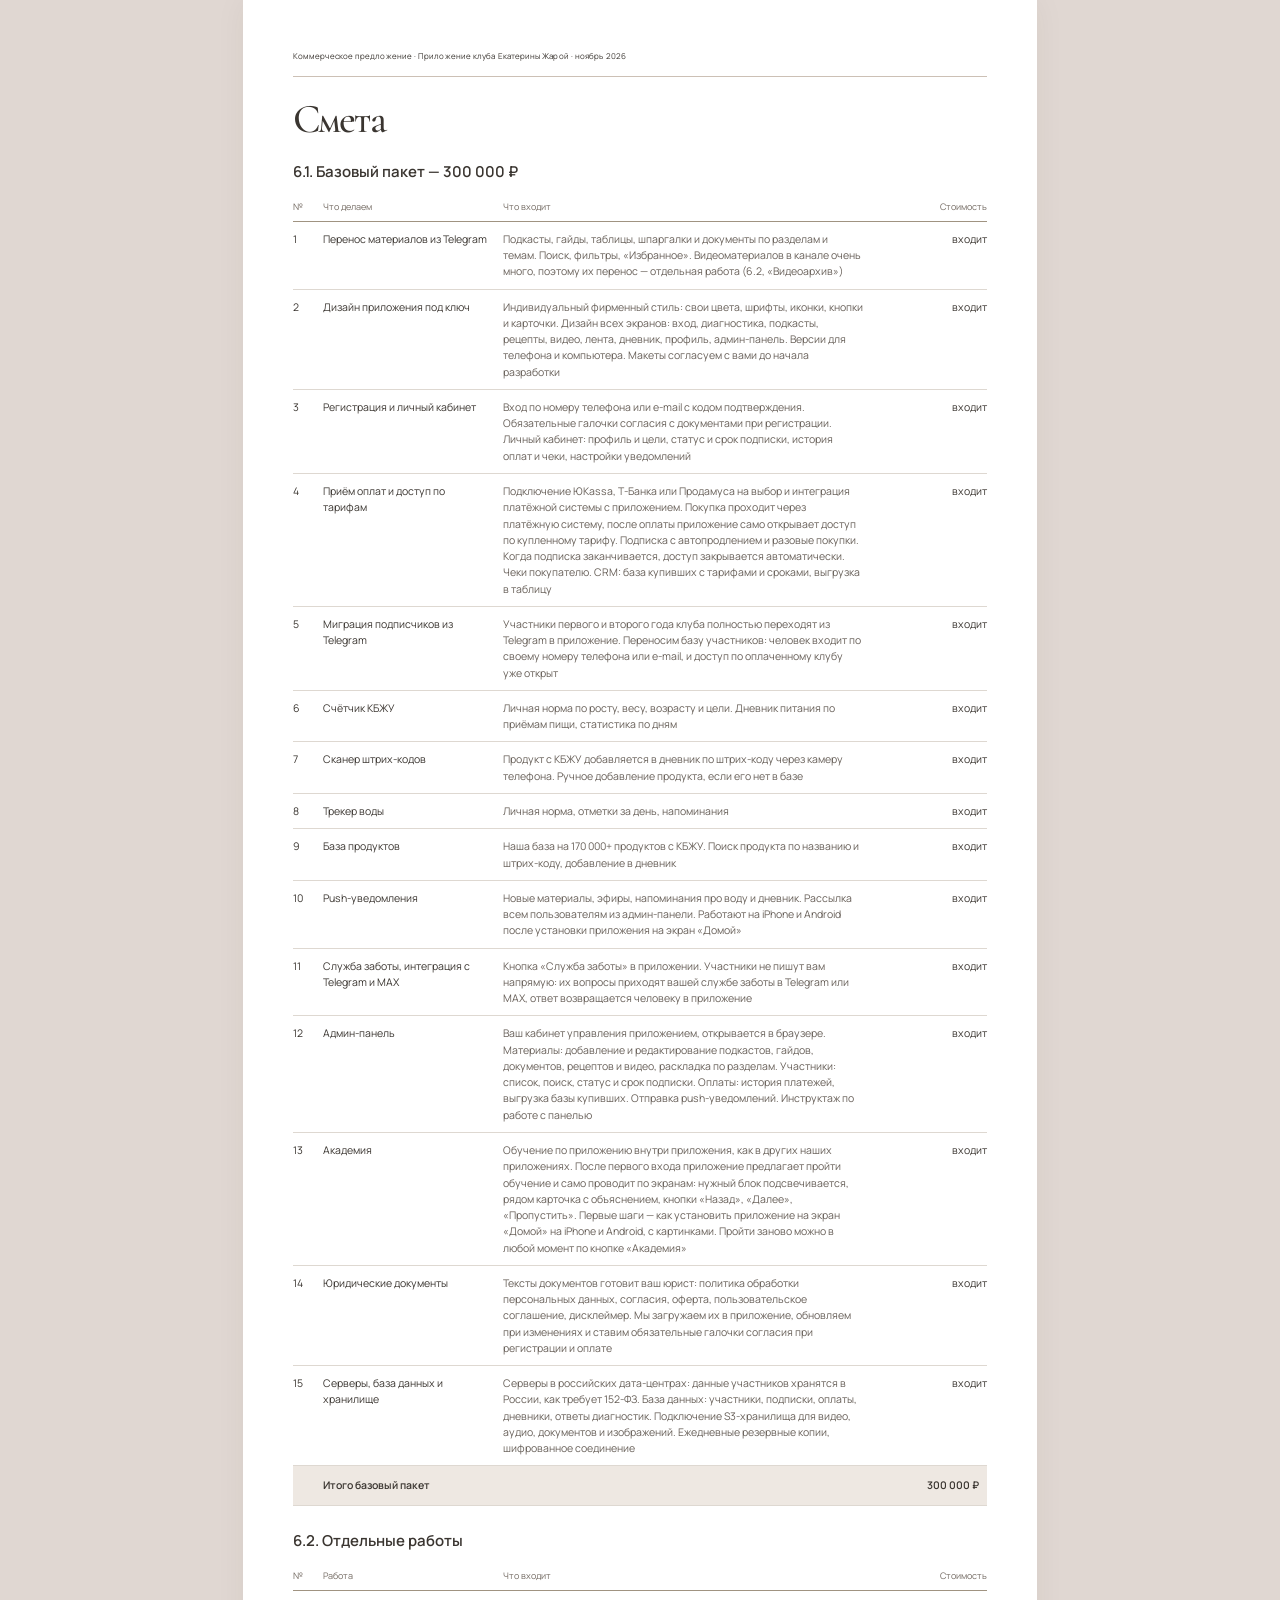
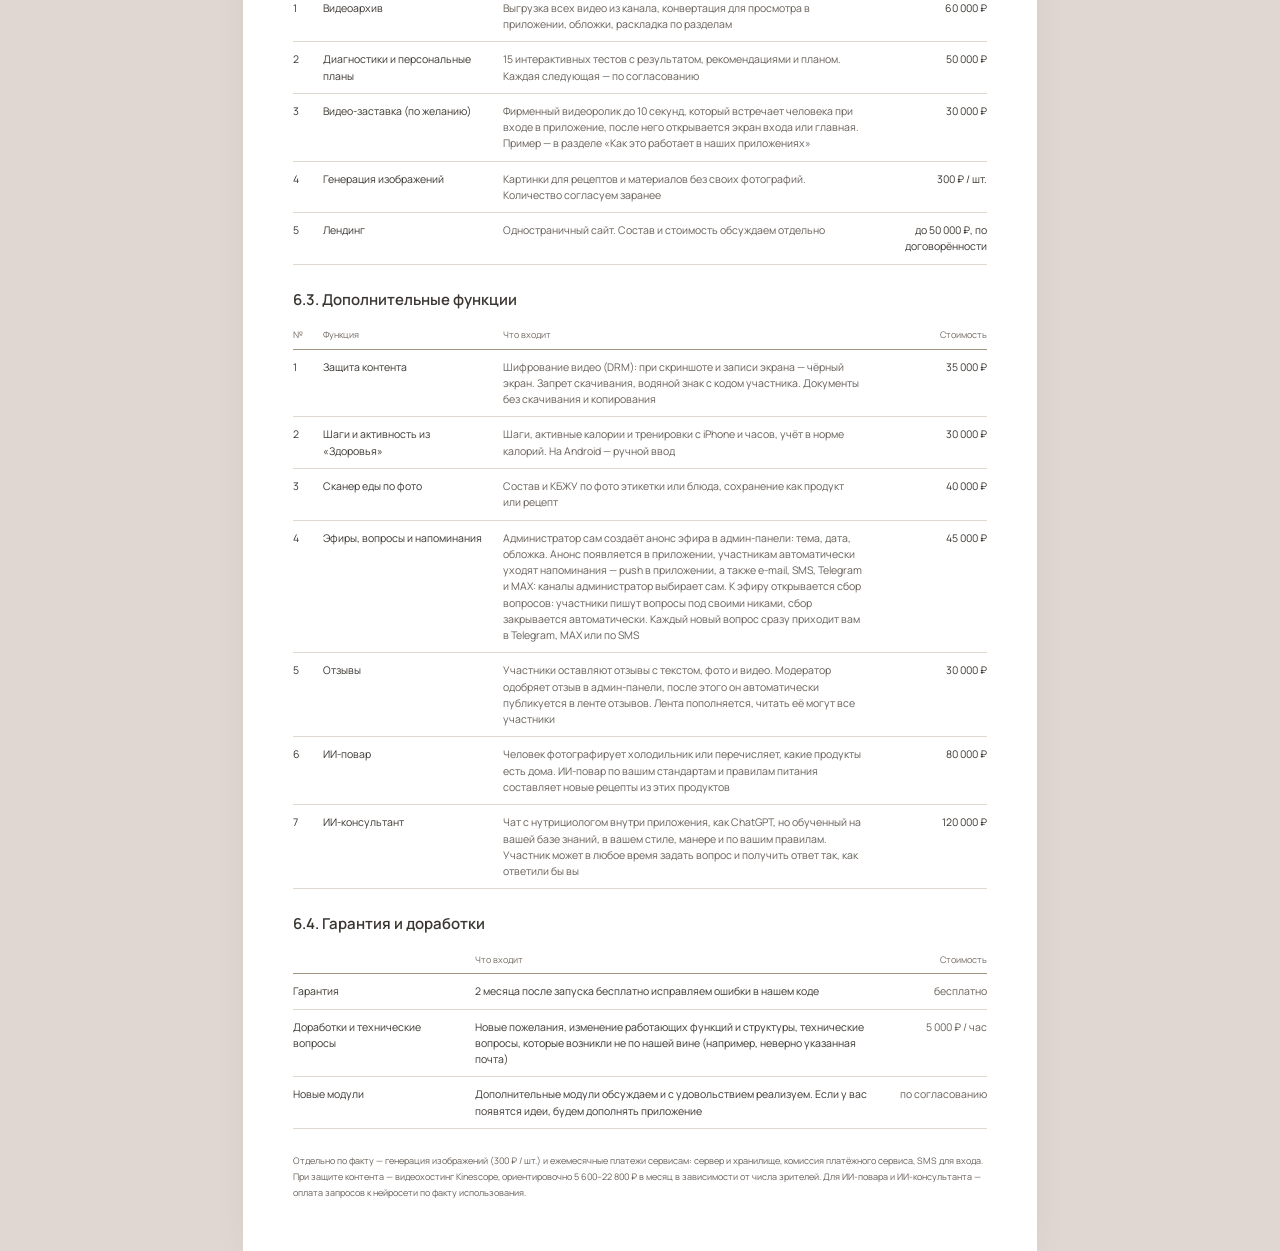
<file: smeta.html>
<!doctype html>
<html lang="ru"><head><meta charset="utf-8">
<meta name="viewport" content="width=device-width, initial-scale=1">
<meta name="robots" content="noindex, nofollow">
<meta name="theme-color" content="#f4f0ec">
<title>Коммерческое предложение · Клуб Екатерины Жарой</title>
<link rel="icon" href="images/favicon.svg" type="image/svg+xml">
<link rel="stylesheet" href="css/base.css">
<link rel="stylesheet" href="css/smeta.css"></head><body>
<header class="pdf-header">Коммерческое предложение · Приложение клуба Екатерины Жарой · ноябрь 2026</header>
<main><h1>Смета</h1><section class="estimate-group"><h3>6.1. Базовый пакет — 300 000 ₽</h3>
<div class="table-wrap"><table class="estimate-table"><thead><tr><th scope="col">№</th><th scope="col">Что делаем</th><th scope="col">Что входит</th><th scope="col">Стоимость</th></tr></thead><tbody>
<tr><td data-label="№">1</td><td data-label="Что делаем">Перенос материалов из Telegram</td><td data-label="Что входит">Подкасты, гайды, таблицы, шпаргалки и документы по разделам и темам. Поиск, фильтры, «Избранное». Видеоматериалов в канале очень много, поэтому их перенос — отдельная работа (6.2, «Видеоархив»)</td><td data-label="Стоимость">входит</td></tr>
<tr><td data-label="№">2</td><td data-label="Что делаем">Дизайн приложения под ключ</td><td data-label="Что входит">Индивидуальный фирменный стиль: свои цвета, шрифты, иконки, кнопки и карточки. Дизайн всех экранов: вход, диагностика, подкасты, рецепты, видео, лента, дневник, профиль, админ-панель. Версии для телефона и компьютера. Макеты согласуем с вами до начала разработки</td><td data-label="Стоимость">входит</td></tr>
<tr><td data-label="№">3</td><td data-label="Что делаем">Регистрация и личный кабинет</td><td data-label="Что входит">Вход по номеру телефона или e-mail с кодом подтверждения. Обязательные галочки согласия с документами при регистрации. Личный кабинет: профиль и цели, статус и срок подписки, история оплат и чеки, настройки уведомлений</td><td data-label="Стоимость">входит</td></tr>
<tr><td data-label="№">4</td><td data-label="Что делаем">Приём оплат и доступ по тарифам</td><td data-label="Что входит">Подключение ЮKassa, Т-Банка или Продамуса на выбор и интеграция платёжной системы с приложением. Покупка проходит через платёжную систему, после оплаты приложение само открывает доступ по купленному тарифу. Подписка с автопродлением и разовые покупки. Когда подписка заканчивается, доступ закрывается автоматически. Чеки покупателю. CRM: база купивших с тарифами и сроками, выгрузка в таблицу</td><td data-label="Стоимость">входит</td></tr>
<tr><td data-label="№">5</td><td data-label="Что делаем">Миграция подписчиков из Telegram</td><td data-label="Что входит">Участники первого и второго года клуба полностью переходят из Telegram в приложение. Переносим базу участников: человек входит по своему номеру телефона или e-mail, и доступ по оплаченному клубу уже открыт</td><td data-label="Стоимость">входит</td></tr>
<tr><td data-label="№">6</td><td data-label="Что делаем">Счётчик КБЖУ</td><td data-label="Что входит">Личная норма по росту, весу, возрасту и цели. Дневник питания по приёмам пищи, статистика по дням</td><td data-label="Стоимость">входит</td></tr>
<tr><td data-label="№">7</td><td data-label="Что делаем">Сканер штрих-кодов</td><td data-label="Что входит">Продукт с КБЖУ добавляется в дневник по штрих-коду через камеру телефона. Ручное добавление продукта, если его нет в базе</td><td data-label="Стоимость">входит</td></tr>
<tr><td data-label="№">8</td><td data-label="Что делаем">Трекер воды</td><td data-label="Что входит">Личная норма, отметки за день, напоминания</td><td data-label="Стоимость">входит</td></tr>
<tr><td data-label="№">9</td><td data-label="Что делаем">База продуктов</td><td data-label="Что входит">Наша база на 170 000+ продуктов с КБЖУ. Поиск продукта по названию и штрих-коду, добавление в дневник</td><td data-label="Стоимость">входит</td></tr>
<tr><td data-label="№">10</td><td data-label="Что делаем">Push-уведомления</td><td data-label="Что входит">Новые материалы, эфиры, напоминания про воду и дневник. Рассылка всем пользователям из админ-панели. Работают на iPhone и Android после установки приложения на экран «Домой»</td><td data-label="Стоимость">входит</td></tr>
<tr><td data-label="№">11</td><td data-label="Что делаем">Служба заботы, интеграция с Telegram и MAX</td><td data-label="Что входит">Кнопка «Служба заботы» в приложении. Участники не пишут вам напрямую: их вопросы приходят вашей службе заботы в Telegram или MAX, ответ возвращается человеку в приложение</td><td data-label="Стоимость">входит</td></tr>
<tr><td data-label="№">12</td><td data-label="Что делаем">Админ-панель</td><td data-label="Что входит">Ваш кабинет управления приложением, открывается в браузере. Материалы: добавление и редактирование подкастов, гайдов, документов, рецептов и видео, раскладка по разделам. Участники: список, поиск, статус и срок подписки. Оплаты: история платежей, выгрузка базы купивших. Отправка push-уведомлений. Инструктаж по работе с панелью</td><td data-label="Стоимость">входит</td></tr>
<tr><td data-label="№">13</td><td data-label="Что делаем">Академия</td><td data-label="Что входит">Обучение по приложению внутри приложения, как в других наших приложениях. После первого входа приложение предлагает пройти обучение и само проводит по экранам: нужный блок подсвечивается, рядом карточка с объяснением, кнопки «Назад», «Далее», «Пропустить». Первые шаги — как установить приложение на экран «Домой» на iPhone и Android, с картинками. Пройти заново можно в любой момент по кнопке «Академия»</td><td data-label="Стоимость">входит</td></tr>
<tr><td data-label="№">14</td><td data-label="Что делаем">Юридические документы</td><td data-label="Что входит">Тексты документов готовит ваш юрист: политика обработки персональных данных, согласия, оферта, пользовательское соглашение, дисклеймер. Мы загружаем их в приложение, обновляем при изменениях и ставим обязательные галочки согласия при регистрации и оплате</td><td data-label="Стоимость">входит</td></tr>
<tr><td data-label="№">15</td><td data-label="Что делаем">Серверы, база данных и хранилище</td><td data-label="Что входит">Серверы в российских дата-центрах: данные участников хранятся в России, как требует 152-ФЗ. База данных: участники, подписки, оплаты, дневники, ответы диагностик. Подключение S3-хранилища для видео, аудио, документов и изображений. Ежедневные резервные копии, шифрованное соединение</td><td data-label="Стоимость">входит</td></tr>
<tr class="total-row"><td data-label="№"></td><td data-label="Что делаем"><strong>Итого базовый пакет</strong></td><td data-label="Что входит"></td><td data-label="Стоимость"><strong>300 000 ₽</strong></td></tr>
</tbody></table></div></section>
<section class="estimate-group"><h3>6.2. Отдельные работы</h3>
<div class="table-wrap"><table class="estimate-table"><thead><tr><th scope="col">№</th><th scope="col">Работа</th><th scope="col">Что входит</th><th scope="col">Стоимость</th></tr></thead><tbody>
<tr><td data-label="№">1</td><td data-label="Работа">Видеоархив</td><td data-label="Что входит">Выгрузка всех видео из канала, конвертация для просмотра в приложении, обложки, раскладка по разделам</td><td data-label="Стоимость">60 000 ₽</td></tr>
<tr><td data-label="№">2</td><td data-label="Работа">Диагностики и персональные планы</td><td data-label="Что входит">15 интерактивных тестов с результатом, рекомендациями и планом. Каждая следующая — по согласованию</td><td data-label="Стоимость">50 000 ₽</td></tr>
<tr><td data-label="№">3</td><td data-label="Работа">Видео-заставка (по желанию)</td><td data-label="Что входит">Фирменный видеоролик до 10 секунд, который встречает человека при входе в приложение, после него открывается экран входа или главная. Пример — в разделе «Как это работает в наших приложениях»</td><td data-label="Стоимость">30 000 ₽</td></tr>
<tr><td data-label="№">4</td><td data-label="Работа">Генерация изображений</td><td data-label="Что входит">Картинки для рецептов и материалов без своих фотографий. Количество согласуем заранее</td><td data-label="Стоимость">300 ₽ / шт.</td></tr>
<tr><td data-label="№">5</td><td data-label="Работа">Лендинг</td><td data-label="Что входит">Одностраничный сайт. Состав и стоимость обсуждаем отдельно</td><td data-label="Стоимость">до 50 000 ₽, по договорённости</td></tr>
</tbody></table></div></section>
<section class="estimate-group"><h3>6.3. Дополнительные функции</h3>
<div class="table-wrap"><table class="estimate-table"><thead><tr><th scope="col">№</th><th scope="col">Функция</th><th scope="col">Что входит</th><th scope="col">Стоимость</th></tr></thead><tbody>
<tr><td data-label="№">1</td><td data-label="Функция">Защита контента</td><td data-label="Что входит">Шифрование видео (DRM): при скриншоте и записи экрана — чёрный экран. Запрет скачивания, водяной знак с кодом участника. Документы без скачивания и копирования</td><td data-label="Стоимость">35 000 ₽</td></tr>
<tr><td data-label="№">2</td><td data-label="Функция">Шаги и активность из «Здоровья»</td><td data-label="Что входит">Шаги, активные калории и тренировки с iPhone и часов, учёт в норме калорий. На Android — ручной ввод</td><td data-label="Стоимость">30 000 ₽</td></tr>
<tr><td data-label="№">3</td><td data-label="Функция">Сканер еды по фото</td><td data-label="Что входит">Состав и КБЖУ по фото этикетки или блюда, сохранение как продукт или рецепт</td><td data-label="Стоимость">40 000 ₽</td></tr>
<tr><td data-label="№">4</td><td data-label="Функция">Эфиры, вопросы и напоминания</td><td data-label="Что входит">Администратор сам создаёт анонс эфира в админ-панели: тема, дата, обложка. Анонс появляется в приложении, участникам автоматически уходят напоминания — push в приложении, а также e-mail, SMS, Telegram и MAX: каналы администратор выбирает сам. К эфиру открывается сбор вопросов: участники пишут вопросы под своими никами, сбор закрывается автоматически. Каждый новый вопрос сразу приходит вам в Telegram, MAX или по SMS</td><td data-label="Стоимость">45 000 ₽</td></tr>
<tr><td data-label="№">5</td><td data-label="Функция">Отзывы</td><td data-label="Что входит">Участники оставляют отзывы с текстом, фото и видео. Модератор одобряет отзыв в админ-панели, после этого он автоматически публикуется в ленте отзывов. Лента пополняется, читать её могут все участники</td><td data-label="Стоимость">30 000 ₽</td></tr>
<tr><td data-label="№">6</td><td data-label="Функция">ИИ-повар</td><td data-label="Что входит">Человек фотографирует холодильник или перечисляет, какие продукты есть дома. ИИ-повар по вашим стандартам и правилам питания составляет новые рецепты из этих продуктов</td><td data-label="Стоимость">80 000 ₽</td></tr>
<tr><td data-label="№">7</td><td data-label="Функция">ИИ-консультант</td><td data-label="Что входит">Чат с нутрициологом внутри приложения, как ChatGPT, но обученный на вашей базе знаний, в вашем стиле, манере и по вашим правилам. Участник может в любое время задать вопрос и получить ответ так, как ответили бы вы</td><td data-label="Стоимость">120 000 ₽</td></tr>
</tbody></table></div></section>
<section class="estimate-group"><h3>6.4. Гарантия и доработки</h3>
<div class="table-wrap"><table class="estimate-table warranty-table"><thead><tr><th scope="col"></th><th scope="col">Что входит</th><th scope="col">Стоимость</th></tr></thead><tbody>
<tr><td data-label="">Гарантия</td><td data-label="Что входит">2 месяца после запуска бесплатно исправляем ошибки в нашем коде</td><td data-label="Стоимость">бесплатно</td></tr>
<tr><td data-label="">Доработки и технические вопросы</td><td data-label="Что входит">Новые пожелания, изменение работающих функций и структуры, технические вопросы, которые возникли не по нашей вине (например, неверно указанная почта)</td><td data-label="Стоимость">5 000 ₽ / час</td></tr>
<tr><td data-label="">Новые модули</td><td data-label="Что входит">Дополнительные модули обсуждаем и с удовольствием реализуем. Если у вас появятся идеи, будем дополнять приложение</td><td data-label="Стоимость">по согласованию</td></tr>
</tbody></table></div></section><p class="estimate-note">Отдельно по факту — генерация изображений (300 ₽ / шт.) и ежемесячные платежи сервисам: сервер и хранилище, комиссия платёжного сервиса, SMS для входа. При защите контента — видеохостинг Kinescope, ориентировочно 5 600–22 800 ₽ в месяц в зависимости от числа зрителей. Для ИИ-повара и ИИ-консультанта — оплата запросов к нейросети по факту использования.</p></main></body></html>
</file>
<file: css/base.css>
@font-face{font-family:Cormorant;src:url('../fonts/CormorantGaramond-500.ttf') format('truetype');font-weight:500;font-display:swap}

@font-face{font-family:Manrope;src:url('../fonts/Manrope-400.ttf') format('truetype');font-weight:400;font-display:swap}

@font-face{font-family:Manrope;src:url('../fonts/Manrope-600.ttf') format('truetype');font-weight:600 800;font-display:swap}

:root{--paper:#f4f0ec;--white:#fffcf9;--milk:#e0d7d2;--greige:#ccc0b5;--gray:#b2aea8;--taupe:#8d857c;--brown:#826147;--ink:#3a3530;--muted:#746b63;--line:#d9d0c7;--serif:Cormorant,Georgia,serif;--sans:Manrope,Arial,sans-serif}

*{box-sizing:border-box}
html{scroll-behavior:smooth;scroll-padding-top:30px}
body{margin:0;background:var(--paper);color:var(--ink);font:400 15px/1.7 var(--sans);-webkit-font-smoothing:antialiased}
button,input,select,textarea{font:inherit;color:inherit}
button,a,input,select,textarea{-webkit-tap-highlight-color:transparent}
button{cursor:pointer}
button:disabled{cursor:default;opacity:.45}
a{color:inherit;text-decoration:none}
img{display:block;max-width:100%}
figure,p,h1,h2,h3,h4{margin:0}
button:focus-visible,a:focus-visible,input:focus-visible,select:focus-visible,textarea:focus-visible,[tabindex]:focus-visible{outline:2px solid var(--brown);outline-offset:4px}
button svg,svg.icon{width:21px;height:21px;flex-shrink:0}
button{transition:background .2s,transform .2s}
button:active,.button:active{transform:scale(.97)}
::selection{background:var(--greige);color:var(--ink)}
h1,h2{font-family:var(--serif);font-weight:500;letter-spacing:-.045em;line-height:1.02}
h2{font-size:clamp(40px,4.2vw,60px)}
h3{font-size:18px;font-weight:600;line-height:1.5}
.wrap{width:min(1240px,calc(100% - 112px));margin:auto}
.section{padding-top:110px;padding-bottom:110px}
.section-no{display:block;font-size:12px;letter-spacing:.1em;color:var(--muted);margin-bottom:22px}
.eyebrow{font-size:12px;letter-spacing:.07em;color:var(--muted)}
.button{display:inline-flex;justify-content:center;align-items:center;gap:25px;min-height:54px;padding:14px 24px;border:1px solid transparent;border-radius:50px;font-size:13px;font-weight:600;transition:background .2s,transform .2s}
.button span{font-size:20px;font-weight:400;line-height:1}
.primary{background:var(--brown);color:var(--white)}
.primary:hover{background:#6c503c}
.secondary{border-color:#b6a99d}
.secondary:hover{background:var(--milk)}
.actions{display:flex;gap:12px;flex-wrap:wrap}
.round-button{width:44px;height:44px;border:1px solid var(--line);border-radius:50%;background:transparent;font-size:24px;display:inline-flex;align-items:center;justify-content:center}
.round-button:hover{background:var(--milk)}

@media(max-width:700px){.wrap{width:calc(100% - 40px)}
.section{padding-top:64px;padding-bottom:64px}
.button{font-size:12px;padding:13px 20px;gap:18px;min-height:50px}
body{font-size:14px}
.section-no{margin-bottom:17px}
}

@media(prefers-reduced-motion:reduce){html{scroll-behavior:auto}
*,*::before,*::after{animation:none!important;transition:none!important}
}
</file>
<file: css/page.css>
.topbar{display:flex;justify-content:space-between;align-items:center;padding-top:25px;padding-bottom:24px;border-bottom:1px solid var(--line);font-size:12px}
.topbar nav{display:flex;gap:32px}
.topbar nav span{margin-left:12px}
.topbar a:hover{color:var(--brown)}
.cover{display:grid;grid-template-columns:1.12fr 1fr;gap:70px;align-items:center;padding-top:44px;padding-bottom:75px}
.cover h1{font-size:clamp(53px,5.4vw,79px);margin:31px 0 24px}
.cover-sub{max-width:460px;font-size:23px;line-height:1.5;letter-spacing:-.035em}
.cover-desc{max-width:430px;color:var(--muted);margin-top:24px;font-size:14px;line-height:1.8}
.cover .actions{margin-top:35px}
.cover-photo{aspect-ratio:4/5.1;border-radius:28px 28px 120px 28px;overflow:hidden;background:#a09381}
.cover-photo img{width:100%;height:100%;object-fit:cover;object-position:center 15%}
.flow{border-top:1px solid var(--line);display:grid;grid-template-columns:1fr 1.2fr;gap:110px}
.section-title p{max-width:330px;margin-top:28px;color:var(--muted)}
.flow-list{list-style:none;padding:0;margin:0}
.flow-list li{display:flex;gap:28px;border-bottom:1px solid var(--line);padding:23px 0;font-size:14px}
.flow-list li:first-child{padding-top:0}
.flow-list strong{display:block;font-size:18px;margin-bottom:6px;font-weight:600}
.step-num{font-size:12px;color:var(--taupe);padding-top:5px}
.prototype-section{background:var(--paper);padding:80px 0 55px}
.prototype-layout{display:grid;grid-template-columns:1fr 1fr;gap:60px;align-items:start}
.prototype-copy{padding-top:80px;position:sticky;top:70px}
.prototype-copy .section-no{color:#5b5550}
.prototype-copy h2{font-size:clamp(50px,5vw,72px)}
.prototype-copy p{max-width:370px;margin-top:30px;font-size:15px;color:#4e4943;line-height:1.9}
.reset{margin-top:32px;border-color:#81796f;background:transparent}
.reset:hover{background:#c5c0ba}
.prototype-device{display:flex;flex-direction:column;align-items:center}
.device-caption{font-size:11px;color:#4e4943;max-width:330px;text-align:center;margin:24px auto 0;line-height:1.8}
.section-heading{margin-bottom:42px}
.section-heading p{max-width:590px;color:var(--muted);margin-top:25px}
.table-wrap{width:100%}
table{width:100%;border-collapse:collapse;text-align:left}
thead th{font-size:11px;font-weight:400;color:var(--muted);padding:13px 16px;border-bottom:1px solid #b7aa9c}
td{border-bottom:1px solid var(--line);padding:21px 16px;vertical-align:top;font-size:13px;line-height:1.8}
.sections-table td:first-child{font-size:17px;width:32%;padding-left:0}
.sections-table td:last-child{color:var(--muted);padding-right:0}
.sections-table th:first-child{padding-left:0}
.examples-section{padding:80px 0;background:#e4ded8}
.examples-section .section-heading{max-width:730px;margin-bottom:20px}
.gallery-controls{display:flex;gap:10px;justify-content:flex-end;margin-bottom:26px}
.gallery-controls .round-button{border-color:#b9aea4}
.examples-gallery{display:flex;gap:25px;overflow:auto;scroll-snap-type:x mandatory;scrollbar-width:thin;scrollbar-color:#b4a596 transparent;padding:12px 4px 26px}
.example{flex:0 0 calc((100% - 75px)/4);scroll-snap-align:start;min-width:200px}
.example-image{padding:0;border:0;background:transparent;width:100%;border-radius:22px;overflow:hidden;box-shadow:0 15px 30px #3a353014}
.example-image img{width:100%;height:auto}
.example figcaption{font-size:13px;font-weight:600;padding:20px 3px 0}
.example figcaption small{display:block;font-size:10px;font-weight:400;color:var(--muted);margin-top:5px}
.estimate-heading{display:flex;align-items:end;justify-content:space-between;gap:24px;margin-bottom:50px}
.estimate-group{margin-bottom:45px}
.estimate-group h3{padding:20px 0 16px;border-bottom:1px solid #aa9b8d;font-size:19px;letter-spacing:-.02em}
.estimate-table th:first-child,.estimate-table td:first-child{width:40px;padding-left:0;color:var(--taupe)}
.estimate-table th:nth-child(2),.estimate-table td:nth-child(2){width:27%}
.estimate-table th:last-child,.estimate-table td:last-child{width:135px;white-space:nowrap;text-align:right;padding-right:0}
.estimate-table td:nth-child(3){color:var(--muted);font-size:12px}
.estimate-table.summary-table td:first-child{width:auto;color:var(--ink)}
.estimate-table.summary-table td:last-child{width:160px}
.total-row td{background:var(--milk);border-color:var(--paper)}
.total-row td:first-child{padding-left:16px!important}
.total-row td:last-child{padding-right:16px!important}
.estimate-note{font-size:12px;color:var(--muted);max-width:920px;line-height:1.9}
.work-section{padding:80px 0;background:#ded8d1}
.work-layout{display:grid;grid-template-columns:1fr 1.2fr;gap:50px 110px}
.work-list{list-style:none;padding:0;margin:0}
.work-list li{display:flex;gap:25px;padding:18px 0;border-bottom:1px solid #c2b7ab;font-size:13px}
.work-list li:first-child{padding-top:0}
.work-list span{font-size:11px;color:var(--muted);padding-top:2px}
.needs{grid-column:2;padding-top:5px}
.needs h3{font-family:var(--serif);font-size:32px;font-weight:500;letter-spacing:-.03em}
.needs p{font-size:13px;color:var(--muted);margin-top:15px}
.final{padding-top:85px;padding-bottom:35px}
.final>p{font-family:var(--serif);font-size:clamp(32px,3.6vw,48px);line-height:1.25;max-width:800px;letter-spacing:-.025em}
.final .actions{margin-top:35px}
.final>.eyebrow{display:block;border-top:1px solid var(--line);margin-top:80px;padding-top:22px}
dialog{border:0;background:var(--paper);padding:20px;border-radius:22px;max-width:min(90vw,490px);max-height:94dvh;overflow:auto}
dialog::backdrop{background:#27221dc7;backdrop-filter:blur(5px)}
dialog .round-button{position:sticky;float:right;top:0;background:var(--paper);margin-bottom:10px}
dialog img{border-radius:12px;width:100%}
dialog p{font-size:12px;padding-top:15px}

@media(min-width:1441px){.cover{gap:90px}
}

@media(max-width:1100px){.wrap{width:calc(100% - 72px)}
.cover{gap:40px}
.cover h1{font-size:60px}
.cover-sub{font-size:20px}
.flow,.work-layout{gap:55px}
.prototype-layout{gap:30px}
.prototype-copy{padding-top:70px}
.example{flex-basis:calc((100% - 50px)/3)}
}

@media(max-width:800px){.prototype-layout{grid-template-columns:1fr}
.prototype-copy{position:static;padding-top:0}
.prototype-copy p{max-width:560px;margin-top:22px}
.prototype-copy h2 br{display:none}
.prototype-device{margin-top:10px}
.flow,.work-layout{grid-template-columns:1fr;gap:35px}
.section-title p{max-width:520px}
.needs{grid-column:1}
.cover{gap:25px}
.cover h1{font-size:48px}
.cover-sub{font-size:17px}
.cover-desc{font-size:12px}
.cover .actions{gap:9px}
.cover .button{padding:13px 16px;font-size:11px;gap:12px}
.cover-photo{border-bottom-right-radius:75px}
}

@media(max-width:600px){.wrap{width:calc(100% - 40px)}
.topbar{font-size:10px;padding-top:18px;padding-bottom:18px}
.topbar nav{gap:17px}
.topbar nav span{display:none}
.cover{grid-template-columns:1fr;gap:33px;padding-top:36px;padding-bottom:45px}
.cover h1{font-size:53px;margin-top:23px;margin-bottom:22px}
.cover-sub{font-size:19px;max-width:320px}
.cover-desc{font-size:13px;margin-top:20px}
.cover .actions{margin-top:27px}
.cover .button{font-size:12px;padding:13px 21px;gap:22px}
.cover-photo{aspect-ratio:4/4.1;max-height:460px;border-radius:22px 22px 80px 22px}
.cover-photo img{object-position:center 23%}
.flow-list li{gap:22px;padding:21px 0;font-size:13px}
.flow-list strong{font-size:17px}
.prototype-section{padding:50px 0 35px}
.prototype-layout{width:100%;gap:25px}
.prototype-copy{padding:0 20px}
.prototype-copy h2{font-size:45px}
.prototype-copy p{font-size:13px;line-height:1.9}
.reset{margin-top:22px}
.device-caption{padding:0 15px}
.section-heading{margin-bottom:30px}
.sections-table td{padding-top:20px;padding-bottom:20px;font-size:12px}
.sections-table td:first-child{font-size:14px;width:36%;padding-right:10px}
.sections-table td:last-child{padding-left:5px}
.examples-section{padding:55px 0}
.examples-section h2{font-size:39px}
.example{flex-basis:78%;min-width:0}
.gallery-controls{margin-top:25px;margin-bottom:12px}
.estimate-heading{align-items:start;flex-direction:column;gap:25px;margin-bottom:20px}
.estimate-group{margin-bottom:30px}
.estimate-group h3{font-size:16px;padding-top:22px;padding-bottom:20px}
.estimate-table thead{display:none}
.estimate-table,.estimate-table tbody,.estimate-table tr{display:block}
.estimate-table tr{display:grid;grid-template-columns:22px 1fr auto;padding:19px 0;border-bottom:1px solid var(--line);gap:8px}
.estimate-table td{display:block;border:0;padding:0!important;font-size:12px;line-height:1.75;width:auto!important;min-width:0}
.estimate-table td:first-child{font-size:10px;padding-top:2px!important}
.estimate-table td:nth-child(2){font-size:13px;font-weight:600;grid-column:2}
.estimate-table td:nth-child(3){grid-column:2/4;grid-row:2;font-size:11px}
.estimate-table td:last-child{grid-column:3;grid-row:1;font-size:11px}
.estimate-table .total-row{margin-top:6px;padding:15px 12px;border:0;border-radius:4px;background:var(--milk);grid-template-columns:0 1fr auto}
.total-row td{background:transparent}
.estimate-table.summary-table tr{grid-template-columns:1fr auto;gap:18px}
.estimate-table.summary-table td:first-child{font-size:12px;grid-column:1;padding:0!important}
.estimate-table.summary-table td:last-child{grid-column:2;font-size:12px;font-weight:400}
.estimate-note{font-size:11px}
.work-section{padding:55px 0}
.work-list li{font-size:12px}
.final{padding-top:60px}
.final .actions{flex-direction:column;align-items:start}
.final>.eyebrow{margin-top:55px}
}


.prototype-copy,.prototype-device{min-width:0}

@media(max-width:800px){.prototype-layout{grid-template-columns:minmax(0,1fr)}
}
</file>
<file: css/estimate.css>
.estimate-table th:last-child,.estimate-table td:last-child{width:185px;white-space:normal;overflow-wrap:anywhere}
.estimate-table.summary-table td:first-child,.estimate-table.warranty-table td:first-child{color:var(--ink);width:28%}
.estimate-table.summary-table td:first-child{width:auto}
.estimate-table.warranty-table td:nth-child(2){width:auto;color:var(--muted);font-size:12px}
.estimate-table.warranty-table th:first-child{width:28%}
.estimate-table.warranty-table th:nth-child(2){width:auto}
.estimate-table.warranty-table td:last-child,.estimate-table.summary-table td:last-child{width:185px;color:var(--ink)}
.estimate-table a{text-decoration:underline;text-decoration-color:#bca68e;text-underline-offset:4px;color:#75563d}
.example-image video{display:block;width:100%;height:auto;aspect-ratio:400/860;object-fit:cover}
#example-video{width:100%;max-height:78dvh;object-fit:contain;border-radius:12px;background:#211e1a}
#example-dialog [hidden]{display:none}
@media(max-width:600px){
  .estimate-table tr{grid-template-columns:18px minmax(0,1fr) minmax(80px,112px);gap:8px 10px}
  .estimate-table td:last-child{width:auto;white-space:normal;font-size:11px;line-height:1.7;overflow-wrap:normal}
  .estimate-table .total-row{grid-template-columns:0 minmax(0,1fr) minmax(90px,112px)}
  .estimate-table.summary-table tr{grid-template-columns:minmax(0,1fr) minmax(105px,125px);gap:16px}
  .estimate-table.summary-table td:first-child,.estimate-table.summary-table td:nth-child(2){grid-row:1;padding:0!important;width:auto}
  .estimate-table.summary-table td:first-child{grid-column:1;font-size:12px}
  .estimate-table.summary-table td:last-child{grid-column:2;font-size:12px;font-weight:400}
  .estimate-table.summary-table .total-row{padding:15px 12px}
  .estimate-table.warranty-table tr{grid-template-columns:minmax(0,1fr) minmax(82px,110px);gap:8px 16px}
  .estimate-table.warranty-table td:first-child{grid-column:1;grid-row:1;font-size:13px;font-weight:600;padding:0!important}
  .estimate-table.warranty-table td:nth-child(2){grid-column:1/3;grid-row:2;font-size:11px;font-weight:400;color:var(--muted)}
  .estimate-table.warranty-table td:last-child{grid-column:2;grid-row:1;font-size:11px}
}
</file>
<file: css/app.css>
.phone{width:390px;height:844px;position:relative;background:var(--white);border:9px solid #6a635b;box-shadow:0 0 0 1px #d6cec4,0 30px 65px #3a353030;border-radius:49px;display:flex;flex-direction:column;overflow:hidden;color:var(--ink);font:400 12px/1.6 var(--sans);isolation:isolate}
.phone-status{height:39px;min-height:39px;position:relative;display:flex;justify-content:space-between;padding:11px 23px 3px;font-size:12px;font-weight:600;z-index:2}
.phone-status>span:last-child{display:flex;align-items:center;gap:5px;font-size:9px;letter-spacing:-1px}
.phone-island{position:absolute;top:6px;left:50%;transform:translateX(-50%);width:96px;height:25px;background:#37322e;border-radius:20px}
.home-indicator{height:15px;min-height:15px;background:var(--white);position:relative}
.home-indicator::after{content:'';position:absolute;top:5px;left:50%;width:108px;height:4px;border-radius:6px;background:#4b443d;transform:translateX(-50%)}
.app{display:flex;flex-direction:column;flex:1;min-height:0;background:var(--white);position:relative}
.app-view{flex:1;min-height:0;overflow-y:auto;overflow-x:hidden;overscroll-behavior:contain;scrollbar-width:none;animation:screen-in .23s ease}
.app-view::-webkit-scrollbar{display:none}
.app-view:focus{outline:0}
.app h1{font:500 33px/1.1 var(--serif);letter-spacing:-.035em}
.app h2{font:500 29px/1.1 var(--serif);letter-spacing:-.035em}
.app h3{font:600 14px/1.5 var(--sans);letter-spacing:-.02em}
.app button{border:0}
.app-pad{padding:10px 20px 25px}
.app-header{display:flex;align-items:center;gap:8px;padding:15px 17px 13px;min-height:62px}
.app-header h2{flex:1;font-size:28px}
.app-header:has(.icon-button:first-child) h2{font-size:24px}
.icon-button{width:34px;height:34px;flex-shrink:0;display:flex;align-items:center;justify-content:center;border-radius:50%;background:transparent}
.icon-button:hover{background:#ede6de}
.app-button{display:flex;width:100%;align-items:center;justify-content:center;gap:9px;background:var(--brown);color:var(--white);border-radius:14px;padding:15px 12px;min-height:48px;font-size:12px;font-weight:600}
.app-button:hover{background:#6f523c}
.app-button.light{background:#eee7e0;color:var(--ink)}
.app-button.light:hover{background:#e0d7cd}
.app-kicker{font-size:9px;color:var(--muted);letter-spacing:.015em;display:block}
.app-muted{font-size:11px;line-height:1.8;color:var(--muted)}
.fineprint{font-size:9px;line-height:1.8;color:var(--muted);margin-top:20px}
.text-button{display:flex;align-items:center;gap:5px;background:transparent;padding:10px 0;font-size:11px}
.app-nav{display:flex;background:var(--white);border-top:1px solid #e7dfd7;min-height:63px;flex-shrink:0;padding:8px 6px 0}
.app-nav button{width:20%;padding:3px 0;background:transparent;color:#8a8178;display:flex;flex-direction:column;align-items:center;gap:4px;font-size:8px}
.app-nav button.active{color:var(--brown)}
.app-nav button.active svg{fill:#82614716}
.app-nav svg{width:20px;height:20px}
.app-toast{position:absolute;left:18px;right:18px;bottom:88px;padding:12px 15px;background:#3a3530;color:white;border-radius:13px;font-size:11px;text-align:center;z-index:5;opacity:0;pointer-events:none;transform:translateY(8px);transition:.2s}
.app-toast.show{opacity:1;transform:none}
.field-label{display:flex;flex-direction:column;gap:7px;margin-top:20px;font-size:11px}
.field-label input,.field-label select,.meal-choice select{border:1px solid var(--line);background:var(--paper);border-radius:12px;width:100%;min-height:48px;padding:11px 14px;font-size:13px}
.extra{display:inline-block;white-space:nowrap;line-height:1.5;font-size:7px;padding:3px 6px;border:1px solid #b9aaa0;border-radius:5px;color:#726255;font-weight:400;letter-spacing:0}
.chips{display:flex;overflow:auto;gap:6px;padding:15px 0 18px;scrollbar-width:none}
.chip{white-space:nowrap;padding:8px 12px;border-radius:20px;background:#efe9e2;color:var(--muted);font-size:10px}
.chip.active{background:var(--brown);color:white}
.search-field{display:flex;align-items:center;gap:9px;border-radius:12px;background:#f0ebe5;padding:11px 13px;margin-top:15px}
.search-field svg{width:17px;height:17px;color:var(--taupe)}
.search-field input{border:0;background:transparent;outline:none;width:100%;min-width:0;font-size:11px}
.search-field:focus-within{outline:1px solid var(--brown)}
.macros{display:flex;gap:5px;margin:20px 0}
.macros>div{flex:1;text-align:center;padding:10px 3px;border-right:1px solid var(--line)}
.macros>div:last-child{border:0}
.macros b{display:block;font-size:16px;font-weight:600}
.macros small{font-size:9px;color:var(--muted)}
.app-section-title{display:flex;align-items:center;justify-content:space-between;margin:23px 0 14px;gap:7px}
.app-section-title button{background:transparent;display:flex;align-items:center;gap:5px;font-size:9px;color:var(--muted);padding:5px 0}
.app-section-title svg{width:15px;height:15px}
.empty{padding:25px 0}
.sr-only{position:absolute;width:1px;height:1px;overflow:hidden;clip:rect(0,0,0,0)}
.favorite-on{color:var(--brown)!important}
.favorite-on svg{fill:#82614733}
.mini-player{display:flex;align-items:center;padding:8px 12px;background:#e9e1d9;gap:12px;min-height:55px}
.mini-player>button{display:flex;align-items:center;gap:9px;padding:0;background:transparent}
.mini-player>button:first-child{flex:1;min-width:0;text-align:left}
.mini-player img{width:34px;height:34px;border-radius:6px}
.mini-player span{display:-webkit-box;-webkit-line-clamp:2;-webkit-box-orient:vertical;overflow:hidden;font-size:9px;line-height:1.6}
.mini-player>button:last-child{padding:5px}
.guides-link{width:100%;display:flex;align-items:center;gap:9px;padding:18px 0;background:transparent;font-size:11px;border-top:1px solid var(--line)!important;margin-top:22px;text-align:left}
.guides-link svg:last-child{margin-left:auto;width:17px}
.continue-button{display:flex;justify-content:center;align-items:center;gap:5px;width:100%;font-size:10px;background:transparent;padding:14px 0;color:var(--brown)}

@keyframes screen-in{from{opacity:.45;transform:translateY(4px)}
to{opacity:1;transform:none}
}

@media(max-width:600px){.phone{width:min(390px,100%);border-radius:42px;border-width:7px;height:844px}
.phone-status{padding-left:24px;padding-right:24px}
.prototype-device{width:100%}
.app-pad{padding-left:19px;padding-right:19px}
}
</file>
<file: css/screens.css>
.auth-photo{height:285px;overflow:hidden;margin:7px 13px 0;border-radius:24px 24px 64px 24px;background:#a09381}
.auth-photo img{width:100%;height:100%;object-fit:cover;object-position:center 22%}
.auth-copy{padding:27px 24px 20px;text-align:center}
.auth-copy h1{font-size:38px;margin:13px 0 25px}
.social-login{display:flex;gap:8px;margin-top:9px}
.auth-copy .fineprint{margin-top:18px}
.login-form{padding-top:25px}
.login-form h1{max-width:260px;margin-bottom:15px}
.login-form form{margin-top:25px}
.login-form .app-button{margin-top:25px}
.login-form .fineprint{text-align:center}
.intro-image{height:230px;overflow:hidden;border-radius:20px 20px 50px 20px;margin:0 0 25px}
.intro-image img{width:100%;height:100%;object-fit:cover;object-position:50% 29%}
.diagnosis-intro h1{font-size:35px}
.diagnosis-intro>p:not(.fineprint){font-size:12px;color:var(--muted);line-height:1.9;margin:20px 0 25px}
.diagnosis-intro .fineprint{max-width:280px}
.question-meta{display:flex;justify-content:space-between;font-size:10px;color:var(--muted);margin:10px 0 12px}
.thin-progress{height:3px;background:#e8dfd6;border-radius:3px;overflow:hidden}
.thin-progress span{display:block;height:100%;background:var(--brown);transition:width .3s}
.question-screen h1{font-size:32px;margin:37px 0 28px}
.answers{display:flex;flex-direction:column;gap:10px}
.answer{display:flex;justify-content:space-between;align-items:center;gap:15px;width:100%;text-align:left;background:#f3eee8;border:1px solid transparent!important;border-radius:13px;padding:15px;font-size:12px;min-height:54px}
.answer i{width:16px;height:16px;border:1px solid #bfb1a4;border-radius:50%;flex-shrink:0}
.answer.selected{background:#e5dbd0;border-color:var(--brown)!important}
.answer.selected i{border:5px solid var(--brown);background:var(--white)}
.question-actions{display:flex;gap:30px;align-items:center;margin-top:30px}
.question-actions .app-button{width:auto;flex:1}
.question-screen .fineprint{font-size:8px}
.result-screen h1{font-size:36px;margin:13px 0 27px}
.result-screen>h3{margin-bottom:10px}
.podcast-row{display:flex;width:100%;align-items:center;gap:13px;padding:15px 0;text-align:left;background:transparent;border-bottom:1px solid #e4dbd3!important}
.podcast-row img{width:63px;height:73px;object-fit:cover;border-radius:10px;flex-shrink:0}
.podcast-row>span{flex:1}
.podcast-row small{display:block;font-size:8px;color:var(--muted);margin-bottom:3px}
.podcast-row strong{font-size:11px;line-height:1.65;font-weight:600;display:block}
.podcast-row em{font-size:8px;font-style:normal;color:var(--muted);display:block;margin-top:5px}
.podcast-row>svg{width:17px;height:17px;color:var(--brown)}
.result-recipe{display:flex;align-items:center;gap:12px;background:#eee7df;width:100%;border-radius:12px;padding:11px;text-align:left;margin:18px 0}
.result-recipe img{width:46px;height:53px;object-fit:cover;border-radius:7px}
.result-recipe small{font-size:8px;color:var(--muted);display:block}
.result-recipe strong{font-size:10px;line-height:1.65;display:block}
.result-recipe>svg{width:17px;flex-shrink:0}
.home-header{padding:20px;display:flex;align-items:center;justify-content:space-between;gap:10px}
.home-header h2{font-size:26px;margin-top:7px}
.profile-button{height:37px;width:37px;background:#e7dcd0;border-radius:50%;font-family:var(--serif);font-size:22px}
.home-content{padding-top:0}
.selection-card{position:relative;display:flex;align-items:center;min-height:169px;background:#dfd4c9;border-radius:19px;overflow:hidden}
.selection-card>div{padding:20px 16px;width:64%;z-index:1}
.selection-card h3{font:500 25px/1.1 var(--serif);margin:12px 0}
.selection-card img{position:absolute;right:0;top:0;height:100%;width:42%;object-fit:cover;object-position:center 25%;border-radius:65px 0 0 0}
.small-link{display:flex;align-items:center;gap:8px;background:var(--white);border-radius:25px;padding:7px 12px;font-size:9px;margin-top:15px}
.small-link svg{width:13px;height:13px}
.nutrition-card{display:flex;align-items:center;gap:18px;width:100%;background:#f1ece6;border-radius:18px;padding:18px 15px;margin-top:12px;text-align:left}
.nutrition-ring{width:105px;height:105px;position:relative;flex-shrink:0}
.nutrition-ring svg{position:absolute;width:100%;height:100%;inset:0}
.nutrition-ring>div{position:absolute;inset:0;display:flex;flex-direction:column;align-items:center;justify-content:center}
.nutrition-ring b{font-size:19px;font-weight:600;letter-spacing:-.05em}
.nutrition-ring small{font-size:8px;color:var(--muted)}
.nutrition-data{flex:1}
.app-card-title{font-size:12px;font-weight:600;display:flex;align-items:center;justify-content:space-between;gap:8px}
.app-card-title>span{display:flex;align-items:center;gap:7px}
.app-card-title svg{width:17px;height:17px}
.app-card-title>small{font-size:10px;font-weight:400;color:var(--muted)}
.macro-lines{display:flex;flex-direction:column;gap:7px;margin-top:13px}
.macro-lines>span{font-size:9px;color:var(--muted);display:flex;justify-content:space-between;gap:8px}
.macro-lines b{font-size:9px;font-weight:400;color:var(--ink)}
.water-card{padding:17px 16px 13px;background:#f1ece6;border-radius:18px;margin-top:12px}
.water-glasses{display:flex;gap:4px;justify-content:space-between;margin-top:15px}
.water-glass{background:transparent;padding:1px;color:#b8b0a7;width:29px;height:34px;display:flex;align-items:center;justify-content:center}
.water-glass svg{width:26px;height:31px;stroke-width:1.2}
.water-glass.filled{color:var(--brown)}
.water-glass.filled svg{fill:#c9b69f}
.water-card>p{font-size:8px;color:var(--muted);text-align:center;margin-top:10px}
.steps-card{background:transparent;display:flex;align-items:center;gap:12px;width:100%;padding:19px 5px}
.steps-card>span{width:30px;color:var(--brown)}
.steps-card>div{flex:1;text-align:left}
.steps-card b{font-size:12px;font-weight:600;display:block}
.steps-card small{font-size:8px;color:var(--muted);display:block}
.steps-card>svg{width:15px;height:15px}
.steps-card .extra{width:auto}
.live-card{background:#e2d9d0;border-radius:17px;padding:18px}
.live-card h3{font:500 27px/1.2 var(--serif);margin-top:7px}
.live-card p{font-size:10px;max-width:240px;color:#6c5f54;margin-top:8px}
.live-card>div{display:flex;align-items:center;justify-content:space-between;margin-top:15px}
.reminder{display:flex;align-items:center;gap:6px;background:var(--white);padding:7px 11px;border-radius:20px;font-size:9px}
.reminder svg{width:14px;height:14px}
.reminder.on{background:var(--brown);color:white}
.recipe-card{display:block;width:100%;padding:0;text-align:left;background:transparent;margin-bottom:13px}
.recipe-card>div{position:relative}
.recipe-card img{width:100%;height:184px;object-fit:cover;border-radius:15px}
.recipe-card>div>span{position:absolute;top:10px;left:10px;border-radius:15px;background:#fffcf9ed;font-size:8px;padding:4px 10px}
.recipe-card>strong{font-size:12px;font-weight:600;display:block;padding-top:11px;line-height:1.6}
.recipe-card>small{display:block;font-size:9px;color:var(--muted);margin-top:5px}
.recipe-grid{display:grid;grid-template-columns:1fr 1fr;gap:15px 12px}
.recipe-grid .recipe-card img{height:130px}
.recipe-grid .recipe-card>strong{font-size:10px}
.recipe-grid .recipe-card>small{font-size:8px}
.recipe-grid .recipe-card>div>span{left:7px;top:7px;font-size:7px;padding:3px 8px}
.recipe-hero{width:100%;height:260px;object-fit:cover}
.recipe-detail{padding-top:23px}
.recipe-detail h1{font-size:33px;margin-top:9px}
.recipe-detail h3{margin:25px 0 10px}
.ingredients{list-style:none;padding:0;margin:0}
.ingredients li{font-size:11px;padding:9px 0;border-bottom:1px solid #e6dfd8}
.recipe-steps{padding-left:18px;margin:0}
.recipe-steps li{font-size:11px;margin-bottom:12px;padding-left:5px;color:var(--muted)}
.recipe-steps li::marker{color:var(--brown)}
.meal-choice{display:flex;align-items:center;justify-content:space-between;font-size:10px;margin:25px 0 15px}
.meal-choice select{width:auto;min-height:38px;padding:8px 12px;font-size:11px}
.player-cover{width:100%;aspect-ratio:1.12;object-fit:cover;border-radius:17px;margin:6px 0 22px}
.player-screen{text-align:center}
.player-screen h1{font-size:29px;margin-top:11px;line-height:1.15}
.player-duration{font-size:9px;color:var(--muted);margin-top:11px}
.audio-seek{display:block;margin-top:22px}
.audio-seek input{width:100%;height:4px;accent-color:var(--brown);cursor:pointer;display:block}
.player-times{display:flex;justify-content:space-between;font-size:9px;color:var(--muted);margin-top:8px}
.player-controls{display:flex;align-items:center;justify-content:center;gap:38px;margin-top:18px}
.player-controls button{background:transparent;font-size:29px;position:relative;line-height:1;padding:7px}
.player-controls button small{font:8px var(--sans);position:absolute;left:50%;top:50%;transform:translate(-50%,-10%)}
.player-controls .play-button{width:60px;height:60px;display:flex;align-items:center;justify-content:center;border-radius:50%;background:var(--brown);color:var(--white)}
.play-button svg{width:25px;height:25px}
.speed-button{font-size:10px;background:#ede4dc;border-radius:15px;padding:5px 12px;margin-top:15px}
.player-screen .continue-button{font-size:9px;padding-top:10px}
.diary-date{font-size:10px;color:var(--muted);margin:5px 0 17px}
.diary-number{font-family:var(--sans)!important;font-size:35px!important;font-weight:400!important;letter-spacing:-.05em!important}
.diary-number small{font-size:12px;color:var(--muted);letter-spacing:0}
.diary-meals section{margin-top:25px}
.meal-entry{display:flex;gap:8px;align-items:center;padding:15px 0;border-bottom:1px solid var(--line);font-size:10px}
.meal-entry>span{flex:1}
.meal-entry small{display:block;font-size:8px;color:var(--muted);margin-top:3px}
.meal-entry b{font-size:9px;font-weight:400;white-space:nowrap}
.meal-entry button{background:transparent;padding:5px;font-size:18px}
.diary-meals .app-muted{padding:15px 0;font-size:10px}
.scan-button{display:flex;align-items:center;gap:10px;background:#ece4dc;border-radius:13px;padding:15px 12px;width:100%;font-size:10px;text-align:left;margin-top:12px}
.scan-button>svg{width:18px;height:18px}
.scan-button>svg:last-child,.scan-button>.extra{margin-left:auto}
.product-row{display:flex;align-items:center;justify-content:space-between;gap:10px;background:transparent;text-align:left;width:100%;padding:17px 0;border-bottom:1px solid var(--line)!important}
.product-row strong{font-size:11px;font-weight:400}
.product-row small{display:block;font-size:9px;color:var(--muted);margin-top:5px}
.product-row svg{width:18px}
.manual-button{margin-top:15px}
.camera-frame{height:265px;margin:22px 0 20px;position:relative;background:#625d56;border-radius:20px;overflow:hidden;display:flex;align-items:center;justify-content:center}
.barcode-sample{width:180px;height:95px;background:repeating-linear-gradient(90deg,#ece6df 0 3px,#7b736a 3px 5px,#ece6df 5px 8px,#4f4941 8px 9px,#ece6df 9px 12px);opacity:.65;transform:rotate(-7deg);border:12px solid #ece6df}
.scan-corners{position:absolute;inset:40px 35px;border:1px solid #e2d5c1;border-radius:12px}
.scan-line{position:absolute;left:35px;right:35px;height:2px;background:#e9dfd2;box-shadow:0 0 15px #efe4d0;animation:scanning 1.8s ease-in-out infinite}
.camera-frame>span{position:absolute;bottom:15px;color:#eee4d9;font-size:9px}
.camera-frame.found .scan-line{animation:none;top:50%;background:#c3d0b7}
.scan-status{text-align:center;font-size:11px;color:var(--muted)}
.found-product{padding:17px;background:#eee7df;border-radius:17px}
.found-product h3{margin-top:9px}
.found-product .macros{margin:10px 0}
.found-product .macros b{font-size:13px}
.manual-form{padding-bottom:25px}
.manual-form .field-label{margin-top:12px}
.manual-form input{min-height:40px}
.manual-form .app-button{margin-top:25px}
.live-banner{padding:16px;background:#e2d9d0;border-radius:16px;display:flex;align-items:center;flex-wrap:wrap;gap:10px;margin-bottom:22px}
.live-banner>div{flex:1}
.live-banner h3{margin-top:5px;font:500 24px var(--serif)}
.live-banner>.extra{flex-basis:auto}
.video-card{padding:0;text-align:left;background:transparent;width:100%;margin-bottom:25px}
.video-card>div{position:relative;border-radius:16px;overflow:hidden}
.video-card img{width:100%;height:195px;object-fit:cover;object-position:center 24%}
.video-card:nth-of-type(2) img{object-position:center 32%}
.video-card i{position:absolute;left:15px;bottom:13px;width:34px;height:34px;border-radius:50%;background:#fffcf9df;display:flex;align-items:center;justify-content:center}
.video-card i svg{width:17px;height:17px}
.video-card>div>span{position:absolute;bottom:19px;right:14px;color:white;background:#3a3530a6;border-radius:5px;font-size:9px;padding:2px 6px}
.video-card>small{display:block;margin-top:12px;font-size:9px;color:var(--muted)}
.video-card>h3{font-size:13px;margin-top:5px}
.video-player{position:relative;height:370px;background:#5d5044}
.video-player img{width:100%;height:100%;object-fit:cover;object-position:center 25%}
.watermark{position:absolute;top:20%;right:15px;font-size:11px;letter-spacing:.1em;color:#fff;background:#3a353038;padding:4px 7px}
.video-play{position:absolute;left:50%;top:50%;transform:translate(-50%,-50%);border-radius:50%;width:55px;height:55px;display:flex;align-items:center;justify-content:center;background:#f4f0eceb}
.video-play:active{transform:translate(-50%,-50%) scale(.95)}
.video-timeline{position:absolute;bottom:0;left:0;right:0;display:flex;gap:10px;align-items:center;padding:14px;color:white;background:#3a35309c;font-size:8px}
.video-timeline progress{width:100%;height:3px;accent-color:#ddd0c2}
.video-title{font-size:31px!important;margin:14px 0 25px}
.protection{display:flex;align-items:center;gap:7px;font-size:9px;border-top:1px solid var(--line);padding-top:15px}
.protection svg{width:15px;height:15px}
.protection .extra{margin-left:auto}
.post{background:#f0eae3;border-radius:17px;overflow:hidden}
.post-author{display:flex;gap:10px;align-items:center;padding:14px}
.post-author img{width:31px;height:31px;border-radius:50%;object-fit:cover;object-position:center 13%}
.post-author b{font-size:10px}
.post-author small{display:block;font-size:8px;color:var(--muted)}
.post-photo{height:260px;width:100%;object-fit:cover;object-position:center 26%}
.post>p{padding:16px 15px 7px;font-size:11px;line-height:1.9}
.post-actions{display:flex;justify-content:space-between;align-items:center;padding:7px 15px}
.post-actions button{background:transparent;display:flex;align-items:center;gap:5px;font-size:9px;padding:7px 0}
.post-actions svg{width:16px;height:16px}
.post form{display:flex;align-items:center;background:var(--white);margin:3px 12px 13px;border-radius:10px;padding:8px 10px;gap:5px}
.post input{background:transparent;border:0;flex:1;min-width:0;font-size:10px}
.post form button{background:transparent;display:flex;align-items:center;padding:2px}
.post form button svg{width:17px;height:17px}
.comments{padding:0 15px;font-size:10px}
.comments p{margin:8px 0}
.comments b{font-weight:600;margin-right:4px}
.feed-announcement{display:flex;align-items:center;gap:13px;text-align:left;background:transparent;padding:22px 0;font-size:12px;line-height:1.6;border-bottom:1px solid var(--line)!important;width:100%}
.feed-announcement>svg{width:21px;flex-shrink:0}
.feed-announcement>svg:last-child{width:16px}
.reviews blockquote{margin:0;padding:17px 0;border-bottom:1px solid var(--line);font-size:11px}
.reviews blockquote b{font-weight:600;font-size:10px}
.reviews blockquote p{margin-top:7px;color:var(--muted);line-height:1.8}
.profile-info{text-align:center;padding:15px 0 25px}
.profile-info>span{display:flex;justify-content:center;align-items:center;width:70px;height:70px;background:#e4d8cb;border-radius:50%;font:500 39px var(--serif);margin:0 auto 15px}
.profile-info h1{font-size:35px}
.profile-info p{font-size:10px;color:var(--muted);margin-top:8px}
.profile-link{display:flex;align-items:center;justify-content:space-between;width:100%;background:transparent;border-bottom:1px solid var(--line)!important;text-align:left;font-size:11px;padding:20px 0}
.profile-link svg{width:17px}
.logout-button{margin-top:30px;color:var(--muted)}
.logout-button svg{width:16px}
.payment-entry{display:flex;justify-content:space-between;align-items:center;border-bottom:1px solid var(--line);padding:22px 0;font-size:11px}
.payment-entry small{display:block;font-size:9px;color:var(--muted);margin-top:5px}
.payment-entry>span{font-size:9px;background:#e6e0d6;padding:5px 9px;border-radius:8px}
.notification-setting{display:flex;align-items:center;justify-content:space-between;text-align:left;background:transparent;border-bottom:1px solid var(--line)!important;padding:20px 0;width:100%;gap:10px}
.notification-setting strong{font-size:11px;font-weight:400}
.notification-setting small{display:block;font-size:9px;color:var(--muted);margin-top:5px}
.switch{width:34px;height:20px;background:#d9cfc4;border-radius:12px;padding:3px;flex-shrink:0}
.switch::before{content:'';display:block;width:14px;height:14px;background:var(--white);border-radius:50%;transition:.2s}
.switch.on{background:var(--brown)}
.switch.on::before{transform:translateX(14px)}
.activity-number{font-size:57px!important;padding-top:40px;margin-bottom:20px}
.activity-number small{font-size:25px}
.activity-summary{margin-top:35px}
.activity-summary p{display:flex;justify-content:space-between;border-bottom:1px solid var(--line);padding:17px 0;font-size:11px}
.activity-summary b{font-weight:600}
.stats-bars{display:flex;gap:8px;align-items:end;margin:55px 0 20px;height:220px}
.stats-bars>div{flex:1;display:flex;flex-direction:column;align-items:center;gap:7px}
.stats-bars i{display:block;width:100%;background:#bba38c;border-radius:5px 5px 0 0}
.stats-bars>div:last-child i{background:var(--brown)}
.stats-bars small{font-size:8px}
.stats-bars span{font-size:8px;color:var(--muted);white-space:nowrap}
.guide-row{display:flex;align-items:center;gap:10px;padding:21px 0;width:100%;background:transparent;border-bottom:1px solid var(--line)!important;text-align:left;font-size:11px}
.guide-row>span{flex:1}
.guide-row small{display:block;font-size:8px;color:var(--muted);margin-top:4px}
.guide-row svg{width:18px}
.sample-document{margin-top:25px;background:#f4eee7;padding:14px;border-radius:10px}
.sample-document>div{border-bottom:1px solid var(--line);padding:14px 0}
.sample-document>div:last-child{border:0}
.sample-document b{font-size:11px;font-weight:600}
.sample-document small{display:block;font-size:9px;color:var(--muted);margin-top:5px}

@keyframes scanning{0%,100%{top:50px}
50%{top:210px}
}
</file>
<file: css/club.css>
/* Club prototype: shared navigation, editorial cards and conversation screens. */
.prototype-section{background:var(--paper);border-top:1px solid var(--line);border-bottom:1px solid var(--line)}
.phone{border-color:#7c7369;box-shadow:0 0 0 1px #e1d8cf,0 25px 65px #57453620}
.app{background:#faf7f3;font-size:13px}
.app-header{position:sticky;top:0;z-index:3;background:#fffcf9f7;border-bottom:1px solid #e9e2da;gap:5px;padding:9px 12px;min-height:65px;backdrop-filter:blur(12px)}
.app-header h2,.app-header:has(.icon-button:first-child) h2{font-size:25px;line-height:1.14;min-width:0}
.app-header>.icon{width:20px;color:var(--brown);margin:0 10px}
.icon-button{min-width:42px;width:42px;height:44px;position:relative}
.icon-button svg{width:21px;height:21px}
.app-pad{padding-top:20px;padding-bottom:27px}
.app h1{font-size:33px;line-height:1.12}
.app h3{font-size:14px}
.app-muted{font-size:11px;color:#766b61}
.app-kicker{font-size:10px}
.app-button{min-height:49px;border-radius:14px;font-size:12px}
.app-button.light{background:#ede5dc}
.app-nav{min-height:70px;padding:7px 7px 1px;box-shadow:0 -6px 20px #62503e05;z-index:4}
.app-nav button{min-height:53px;font-size:9px;gap:5px;justify-content:center}
.app-nav button.active{font-weight:600}
.app-nav button.active svg{background:#ece1d4;box-shadow:0 0 0 6px #ece1d4;border-radius:5px}
.app-nav button>span{margin-top:2px}
.extra{font-size:8px;border-color:#b2aea8;color:#675d54;background:#fffcf966}
.field-label{font-size:12px;gap:9px;margin-top:20px}
.field-label input,.field-label select,.field-label textarea{font-size:12px;background:#fffcf9;border:1px solid #d8cbbd;border-radius:12px;padding:13px;width:100%;min-width:0;line-height:1.7}
.field-label textarea{resize:vertical;min-height:130px}
.form-screen h1{margin:22px 0 8px;font-size:31px}
.form-screen .app-button{margin-top:25px}
.text-button{min-height:44px;font-size:11px}
.chip{min-height:40px;font-size:11px;padding:9px 13px}
.chips{gap:7px;padding-top:18px;padding-bottom:20px}
.fineprint{font-size:10px;line-height:1.85}
.app-toast{font-size:12px;bottom:99px;box-shadow:0 8px 22px #3a353025}
.splash-screen{height:100%;min-height:710px;position:relative;overflow:hidden;background:#d8c9b8}
.splash-screen>img{height:100%;width:100%;object-fit:cover;object-position:50% 27%;animation:splash-photo 3s ease-out both}
.splash-top{position:absolute;top:20px;left:18px;right:18px;display:flex;justify-content:space-between;align-items:center;gap:8px}
.splash-top>span{font-size:9px;background:#fffcf9db;padding:5px 9px;border-radius:6px}
.splash-top button{display:flex;align-items:center;gap:7px;padding:10px 12px;min-height:44px;background:#fffcf9e6;border-radius:30px;font-size:11px}
.splash-top svg{width:16px;height:16px}
.splash-caption{position:absolute;bottom:22px;left:17px;right:17px;padding:24px;background:#f4f0ecef;border-radius:21px}
.splash-caption h1{font-size:40px;margin-top:12px}
.splash-caption small{font-size:9px;color:var(--muted)}
.splash-progress{height:2px;background:#d2c5b6;margin:25px 0 10px;overflow:hidden}
.splash-progress i{display:block;height:100%;background:var(--brown);transform-origin:left;animation:splash-progress 2.6s linear both}
.home-header{position:sticky;top:0;z-index:3;min-height:72px;padding:10px 16px;border-bottom:1px solid #e8dfd6;background:#fffcf9f7;backdrop-filter:blur(10px)}
.home-brand{font:500 21px/1.02 var(--serif);letter-spacing:-.025em}
.header-tools{display:flex;align-items:center;gap:0}
.notification-badge{position:absolute;right:4px;top:3px;display:flex;align-items:center;justify-content:center;min-width:14px;height:14px;background:var(--brown);color:white;border-radius:50%;font:8px var(--sans);font-style:normal}
.home-greeting{margin:7px 0 21px}
.home-greeting h1{font-size:31px;margin-top:7px}
.selection-card{min-height:184px;background:#e3d8cb;border:1px solid #ddcebe}
.selection-card>div{padding:20px 15px}
.selection-card h3{font-size:28px;line-height:1.05}
.selection-card.pending h3{font-size:25px}
.selection-card .small-link{min-height:35px;padding-left:13px;padding-right:13px;font-size:10px}
.selection-card img{width:43%;object-position:center 20%;border-top-left-radius:70px}
.home-shortcuts{display:flex;gap:7px;justify-content:space-between;margin:14px 0 21px}
.home-shortcuts button{flex:1;display:flex;justify-content:space-between;align-items:center;gap:2px;background:transparent;border-bottom:1px solid #cdbfb0;padding:8px 1px;min-height:43px;font-size:10px}
.home-shortcuts svg{width:12px;height:12px}
.nutrition-card,.water-card{background:#fffcf9;border:1px solid #e5dace!important;box-shadow:0 5px 15px #5f483307}
.nutrition-card{gap:15px;padding-top:20px;padding-bottom:20px}
.nutrition-ring{width:109px;height:109px}
.nutrition-data .app-card-title{font-size:12px}
.macro-lines>span,.macro-lines b{font-size:10px}
.water-card{padding-left:12px;padding-right:12px;margin-top:14px}
.water-glasses{gap:0;margin-top:12px}
.water-glass{width:36px;height:44px}
.water-glass svg{width:28px;height:30px}
.water-card>p{font-size:9px;margin-top:5px}
.steps-card{min-height:82px;gap:9px}
.steps-card>div small{font-size:9px}
.live-card{background:#e9dfd4;border:1px solid #dacbbb}
.live-card p{font-size:11px}
.reminder{min-height:38px;font-size:10px;padding-left:12px;padding-right:12px}
.recipe-card>strong{font-size:13px}
.recipe-card>small{font-size:10px}
.recipe-grid{gap:21px 12px}
.recipe-grid .recipe-card>strong{font-size:11px}
.recipe-grid .recipe-card>small{font-size:9px}
.recipe-grid .recipe-card img{height:135px}
.recipe-grid .recipe-card>div>span{font-size:8px}
.recipe-detail h1{font-size:32px}
.ingredients li,.recipe-steps li{font-size:12px;line-height:1.8}
.recipe-detail .app-button{position:sticky;bottom:10px;z-index:2;box-shadow:0 6px 20px #6c4e3526}
.podcast-row{gap:12px;padding:17px 0}
.podcast-row img{height:78px;width:70px;border-radius:12px}
.podcast-row small{font-size:9px}
.podcast-row strong{font-size:12px;line-height:1.65}
.podcast-row em{font-size:9px}
.podcast-row>svg{width:19px}
.player-cover{aspect-ratio:1.35;margin-top:0;margin-bottom:20px}
.player-screen h1{font-size:29px;line-height:1.1}
.player-duration{font-size:10px}
.player-controls{margin-top:19px;gap:43px}
.player-controls>button{width:44px;height:44px}
.player-controls .play-button{width:62px;height:62px}
.speed-button{min-height:36px;font-size:11px;margin-top:14px;min-width:48px}
.player-screen .continue-button{font-size:10px;min-height:39px;padding:6px 0}
.audio-seek{margin-top:22px}
.player-times{font-size:10px;margin-top:10px}
.diagnosis-intro h1{font-size:34px}
.diagnostics-intro{padding:20px 20px 23px;border-radius:20px;background:#e6dccf;margin-bottom:20px}
.diagnostics-intro h1{font-size:36px;margin-top:12px}
.diagnostics-intro p{font-size:11px;line-height:1.9;color:var(--muted);margin-top:15px}
.diagnostic-item{display:flex;align-items:center;width:100%;gap:14px;background:transparent;text-align:left;padding:20px 2px;border-bottom:1px solid #ddd0c1!important;min-height:86px}
.diagnostic-number{font:500 26px var(--serif);color:#9a8167}
.diagnostic-item>span:nth-child(2){flex:1}
.diagnostic-item strong{font-size:12px;font-weight:600;display:block}
.diagnostic-item small{font-size:10px;color:var(--muted);display:block;margin-top:5px}
.diagnostic-item>svg{width:18px;height:18px}
.more-diagnostics{display:flex;justify-content:center;align-items:center;gap:8px;width:100%;background:#eae0d5;padding:13px;border-radius:12px;margin-top:22px;font-size:12px;min-height:46px}
.more-diagnostics svg{width:16px}
.answer{min-height:56px;font-size:12px;background:#fffaf4;border-color:#e2d6c8!important;padding:15px 16px}
.answer.selected{background:#e8dcca;border-color:#9c7e61!important}
.question-screen h1{font-size:32px;margin-top:30px}
.question-actions{gap:17px}
.result-screen h1{font-size:35px;margin-top:15px}
.result-recipe{padding:13px;font-size:12px;border:1px solid #ded0c0!important}
.result-recipe strong{font-size:11px}
.result-screen>.app-button{margin-top:23px}

.diagnostics-intro{padding:16px;margin-bottom:16px}
.diagnostics-intro h1{font-size:33px;margin-top:8px}
.diagnostics-intro p{margin-top:8px;line-height:1.6}
.diagnostic-item{padding:12px 2px;min-height:64px}
.diagnostic-number{font-size:24px}
.more-diagnostics{margin-top:14px;min-height:44px}

.player-screen{padding-top:14px;padding-bottom:17px}
.player-cover{aspect-ratio:1.85;margin-bottom:16px}
.player-screen h1{font-size:27px}
.player-duration{margin-top:8px}
.audio-seek{margin-top:16px}
.player-times{margin-top:8px}
.player-controls{margin-top:15px}
.player-meta{display:flex;align-items:center;justify-content:center;gap:15px;margin-top:12px;min-height:36px}
.player-meta .speed-button{margin:0;min-height:36px}
.player-meta .continue-button{width:auto;min-height:36px;padding:6px 0;font-size:10px}
</file>
<file: css/features.css>
.feed-screen{padding:17px 14px 27px}
.ask-banner{padding:17px;background:#e9dfd2;border-radius:16px;margin-bottom:22px}
.ask-banner>span{font-size:10px;color:#7c6755}
.ask-banner>button{display:flex;justify-content:space-between;align-items:center;gap:12px;min-height:40px;width:100%;background:transparent;padding:8px 0 0;text-align:left;font-size:12px;font-weight:600}
.ask-banner svg{width:17px}
.community-post{border:1px solid #e2d8cc;background:#fffcf9;border-radius:20px;overflow:hidden;margin-bottom:25px;box-shadow:0 5px 17px #5b443008}
.post-author{padding:15px;gap:10px}
.post-author img{height:35px;width:35px}
.post-author b{font-size:11px}
.post-author small{font-size:9px}
.community-photo{height:278px;width:100%;object-fit:cover;object-position:center 27%}
.community-post:nth-of-type(2) .community-photo{height:230px}
.post-copy{padding:19px 16px 7px}
.post-copy>p{font-size:12px;line-height:1.85}
.post-copy .small-link{min-height:42px;font-size:11px;background:#e9dfd3;gap:16px}
.post-actions{padding:6px 15px 9px;gap:9px}
.post-actions button{font-size:10px;min-height:44px;gap:6px}
.post-actions svg{width:19px;height:19px}
.comments-panel{border-top:1px solid #e6ddd3;background:#f6f0e9;padding:18px 14px 15px}
.comments-panel>h3{font-size:12px;margin-bottom:18px}
.comments-panel .comments{padding:0}
.comment{display:flex;gap:9px;margin-bottom:16px;align-items:start}
.comment-avatar{width:28px;height:28px;min-width:28px;border-radius:50%;background:#dfd0bf;color:#735940;display:flex;align-items:center;justify-content:center;font:500 17px var(--serif)}
.comment b{font-size:10px;font-weight:600;line-height:1.4}
.comment p{font-size:11px;line-height:1.8;margin-top:4px;overflow-wrap:anywhere}
.comment-form{display:flex;align-items:center;gap:6px;border:1px solid #ddcebc;background:#fffcf9;border-radius:12px;margin-top:19px;padding:3px 5px 3px 11px}
.comment-form input{border:0;background:transparent;font-size:11px;min-width:0;flex:1;min-height:40px;outline:0}
.comment-form:focus-within{outline:1px solid var(--brown)}
.comment-form button{display:flex;align-items:center;justify-content:center;width:40px;height:42px;border-radius:9px;background:#eee3d5}
.comment-form button svg{width:17px;height:17px}
.reviews{margin-top:30px;padding:0 4px}
.reviews blockquote{padding:20px 0;font-size:12px}
.reviews blockquote>div{display:flex;align-items:center;gap:8px}
.review-avatar{width:28px;height:28px;background:#e4d7c7;border-radius:50%;font:500 17px var(--serif);display:flex;align-items:center;justify-content:center}
.reviews blockquote b{font-size:11px;flex:1}
.reviews blockquote small{font-size:8px;color:var(--muted)}
.reviews blockquote p{font-size:12px;line-height:1.9}
.reviews>.app-button{margin-top:21px}
.form-expert{display:flex;align-items:center;gap:12px;padding:15px 0 25px;border-bottom:1px solid var(--line);margin-bottom:25px}
.person-avatar{width:47px;height:47px;border-radius:50%;object-fit:cover;object-position:center 12%;flex-shrink:0}
.person-avatar.initial{display:flex;align-items:center;justify-content:center;background:#dfd0bf;font:500 26px var(--serif)}
.form-expert p{font-size:10px;color:var(--muted);margin-top:5px}
.success-screen{padding-top:65px;text-align:center}
.success-mark{width:58px;height:58px;background:#e5d9c9;border-radius:19px;display:flex;align-items:center;justify-content:center;margin:0 auto 26px;color:var(--brown)}
.success-mark svg{width:28px;height:28px}
.success-screen h1{font-size:34px}
.success-screen p{font-size:12px;line-height:1.9;color:var(--muted);margin:23px 0 32px}
.success-screen .app-button{margin-bottom:12px}
.conversation{display:flex;align-items:center;gap:12px;background:transparent;border-bottom:1px solid var(--line)!important;padding:23px 0;width:100%;text-align:left}
.conversation>span:not(.person-avatar){flex:1;min-width:0}
.conversation strong{font-size:12px;font-weight:600;display:block}
.conversation small{font-size:10px;display:-webkit-box;-webkit-line-clamp:2;-webkit-box-orient:vertical;overflow:hidden;line-height:1.8;margin-top:5px;color:var(--muted)}
.conversation>em{align-self:start;font-size:9px;font-style:normal;color:var(--muted);margin-top:7px}
.conversation>svg{width:14px;height:14px;transform:rotate(180deg)}
.chat-person{display:flex;align-items:center;gap:9px;padding:15px 18px 5px;font-size:10px;color:var(--muted)}
.chat-person .person-avatar{width:31px;height:31px}
.chat-thread{padding:20px 18px 22px;display:flex;flex-direction:column;gap:15px;min-height:440px}
.chat-date{font-size:9px;text-align:center;color:var(--muted);margin-bottom:7px}
.chat-bubble{width:87%;padding:14px 15px;border-radius:16px 16px 16px 4px;background:#fffcf9;border:1px solid #e7d9c8;overflow-wrap:anywhere}
.chat-bubble.member{align-self:flex-end;background:#e7dbca;border-color:#e2d1ba;border-radius:16px 16px 4px 16px}
.chat-bubble p{font-size:12px;line-height:1.85;white-space:pre-wrap}
.chat-bubble small{font-size:8px;color:#85735f;display:block;text-align:right;margin-top:9px}
.chat-compose{position:sticky;bottom:0;display:flex;align-items:end;gap:8px;padding:12px 15px;background:#fffcf9f5;border-top:1px solid var(--line);z-index:2}
.chat-compose textarea{width:100%;min-width:0;resize:none;border:1px solid #d8cab9;border-radius:12px;background:#f6f0e8;font-size:11px;line-height:1.65;padding:11px}
.chat-compose button{background:var(--brown);color:white;height:44px;width:44px;min-width:44px;border-radius:13px;display:flex;align-items:center;justify-content:center}
.chat-compose svg{width:19px;height:19px}
.rating{border:0;padding:0;display:flex;gap:6px;margin:25px 0 0}
.rating legend{font-size:12px;margin-bottom:10px}
.rating label{flex:1;cursor:pointer}
.rating input{position:absolute;opacity:0;width:1px;height:1px}
.rating span{display:flex;align-items:center;justify-content:center;gap:3px;background:#ede4d8;border:1px solid transparent;border-radius:9px;min-height:43px;font-size:11px}
.rating svg{width:13px;height:13px}
.rating input:checked+span{background:#d9c6af;border-color:var(--brown)}
.rating input:focus-visible+span{outline:2px solid var(--brown)}
.attachment-button{display:flex;align-items:center;gap:9px;font-size:11px;padding:16px 0;cursor:pointer;min-height:48px}
.attachment-button svg{width:18px;height:18px}
.attachment-button input{max-width:155px;font-size:9px}
.membership-link{display:flex;width:100%;align-items:center;gap:13px;padding:20px;background:#e4d7c7;border-radius:17px;text-align:left;margin-bottom:10px}
.membership-link>span{color:var(--brown)}
.membership-link>div{flex:1}
.membership-link b{font-size:15px;font-weight:600;display:block}
.membership-link small{font-size:10px;color:#7b6650;display:block;margin-top:4px}
.membership-link>svg{width:18px}
.profile-link{font-size:12px;min-height:60px}
.club-status{padding:23px 20px;background:#e4d8c9;border-radius:20px;margin-bottom:15px}
.status-label{display:inline-flex;align-items:center;gap:5px;color:#685a43;font-size:9px;background:#f8f4ecd9;border:1px solid #cfbfa9;border-radius:20px;padding:4px 9px}
.status-label::before{content:'';width:4px;height:4px;background:#8b846a;border-radius:50%}
.club-status h1{font-size:38px;margin-top:22px}
.club-status>p{margin-top:15px;font-size:12px}
.notification-setting{min-height:80px}
.notification-setting strong{font-size:12px}
.notification-setting small{font-size:10px}
.payment-section{padding:24px 0 14px}
.payment-options{display:flex;gap:9px;margin:15px 0 13px}
.payment-options button{display:flex;gap:8px;align-items:center;background:#fffaf4;border:1px solid #ded0be!important;padding:14px 12px;border-radius:12px;min-height:55px;flex:1;font-size:11px}
.payment-options button.selected{border-color:var(--brown)!important;background:#e8ddce}
.payment-options svg{width:16px;height:16px}
.payment-options svg:last-child:not(:first-child){margin-left:auto;width:13px}
.receipt-row{display:flex;align-items:center;gap:12px;width:100%;padding:22px 0;border-bottom:1px solid var(--line)!important;background:transparent;text-align:left}
.receipt-icon{color:var(--brown)}
.receipt-row>span:nth-child(2){flex:1}
.receipt-row strong{display:block;font-size:12px;font-weight:600}
.receipt-row small{display:block;font-size:10px;color:var(--muted);margin-top:7px}
.receipt-row>b{display:flex;align-items:center;gap:5px;font-size:10px;font-weight:400}
.receipt-row>b svg{width:14px}
.receipt-paper{background:#fffcf9;border:1px solid #ded1c0;border-radius:17px;padding:23px 20px;margin:3px 0 22px}
.receipt-paper h1{font-size:32px;margin:17px 0}
.receipt-paper dl{font-size:11px;margin-top:25px}
.receipt-paper dl>div{display:flex;gap:15px;justify-content:space-between;padding:15px 0;border-bottom:1px solid var(--line)}
.receipt-paper dt{color:var(--muted)}
.receipt-paper dd{margin:0;text-align:right}
.member-fields{display:grid;grid-template-columns:1fr 1fr 1fr;gap:10px}
.member-fields input{padding:11px!important}
.member-fields .field-label{font-size:10px}
.reminder-event{display:flex;align-items:center;gap:15px;padding-bottom:20px;border-bottom:1px solid var(--line)}
.reminder-event img{height:99px;width:79px;border-radius:12px;object-fit:cover;object-position:center 20%}
.reminder-event>div{flex:1}
.reminder-event h3{font-size:13px;margin-top:9px;line-height:1.65}
.reminder-channels{margin:20px 0 27px}
.reminder-channels label{display:flex;align-items:center;gap:12px;border-bottom:1px solid var(--line);padding:17px 3px;font-size:12px;cursor:pointer}
.reminder-channels input{width:18px;height:18px;accent-color:var(--brown)}
.notice{display:flex;align-items:start;gap:13px;text-align:left;background:transparent;width:100%;padding:25px 0;border-bottom:1px solid var(--line)!important;min-height:100px}
.notice-icon{color:var(--brown);padding-top:3px}
.notice>span:nth-child(2){flex:1}
.notice strong{font-size:13px;display:block;font-weight:600}
.notice small{font-size:11px;line-height:1.8;color:var(--muted);display:block;margin-top:7px}
.notice em{font-size:9px;color:#9c8b77;font-style:normal;display:block;margin-top:9px}
.notice>i{height:6px;width:6px;background:var(--brown);border-radius:50%;margin-top:8px}
.notice.read>i{background:transparent}
.global-search{margin-top:0;min-height:51px}
.global-search input{font-size:12px}
.search-group{margin-top:27px}
.search-group>h3{display:flex;justify-content:space-between;padding-bottom:7px;font-size:13px}
.search-group>h3 small{font-size:10px;font-weight:400;color:var(--muted)}
.search-recipe{display:flex;align-items:center;gap:12px;background:transparent;padding:15px 0;border-bottom:1px solid var(--line)!important;width:100%;text-align:left}
.search-recipe img{width:61px;height:66px;object-fit:cover;border-radius:10px}
.search-recipe>span{flex:1}
.search-recipe strong{font-size:11px;font-weight:600;line-height:1.7;display:block}
.search-recipe small{display:block;font-size:9px;color:var(--muted);margin-top:6px}
.search-recipe>svg{width:16px}
.empty-search{text-align:center;padding:70px 15px}
.empty-search p{font-size:11px;color:var(--muted);margin-top:10px}
.guides-cover{position:relative;height:160px;border-radius:18px;overflow:hidden;margin-bottom:22px}
.guides-cover img{width:100%;height:100%;object-fit:cover}
.guides-cover span{position:absolute;left:15px;bottom:15px;background:#fffcf9e6;padding:6px 11px;border-radius:6px;font-size:11px}
.guide-row{font-size:12px;min-height:80px;gap:13px;line-height:1.7}
.guide-row small{font-size:9px}
.document-access{display:flex;justify-content:space-between;gap:7px;align-items:center;margin-bottom:17px;font-size:10px}
.document-access>span{display:flex;align-items:center;gap:5px}
.document-access svg{width:14px;height:14px}
.protected-document{position:relative;background:#fffcf9;border:1px solid #dfd1be;border-radius:5px;padding:25px 20px;overflow:hidden;user-select:none;-webkit-user-select:none}
.protected-document h1{font-size:33px;margin-top:17px;position:relative}
.document-watermark{position:absolute;top:45%;left:-20%;width:140%;text-align:center;font:500 55px var(--serif);letter-spacing:.12em;transform:rotate(-35deg);color:#b3a18a33;pointer-events:none;z-index:1}
.sample-document{background:transparent;margin:18px 0 0;padding:0}
.sample-document b{font-size:12px;line-height:1.7}
.sample-document small{font-size:10px;line-height:1.8;margin-top:8px}
.document-code{font-size:8px;color:#a08d74;display:block;margin-top:25px;text-align:center}
.diary-number{font-size:34px!important}
.meal-entry{font-size:11px;padding:17px 0;line-height:1.8}
.meal-entry small{font-size:9px}
.meal-entry b{font-size:10px}
.meal-entry button{min-width:30px;min-height:40px}
.product-row{min-height:86px}
.product-row strong{font-size:12px}
.product-row small{font-size:10px}
.scan-button{min-height:56px;font-size:11px}
.admin-title{margin-top:22px;font-size:34px!important}
.admin-summary{display:flex;gap:20px;margin:27px 0;background:#e8dccd;padding:20px;border-radius:15px}
.admin-summary span{flex:1;font-size:10px;color:var(--muted)}
.admin-summary b{display:block;font:500 33px var(--serif);color:var(--ink);margin-bottom:3px}
.admin-added{margin-top:30px}
.admin-user{display:flex;align-items:center;gap:10px;padding:23px 0;border-bottom:1px solid var(--line)}
.admin-user>div{flex:1}
.admin-user b{font-size:12px;font-weight:600}
.admin-user small{font-size:9px;display:block;color:var(--muted);margin-top:6px}
.admin-user .status-label{font-size:8px;padding:4px 6px}
.material-text{font-size:12px;line-height:1.9;margin-top:25px;white-space:pre-wrap;overflow-wrap:anywhere}
.activity-summary{margin-bottom:25px}
.gallery-controls{align-items:center;gap:12px}
.gallery-hint{font-size:12px;color:var(--muted);margin-right:auto}
.gallery-position{display:flex;align-items:center;gap:18px;font-size:12px;color:var(--muted);margin-right:12px}
.gallery-position progress{width:100px;height:2px;appearance:none;border:0;background:#c8bcb0;accent-color:var(--brown)}
.gallery-position progress::-webkit-progress-bar{background:#c8bcb0}
.gallery-position progress::-webkit-progress-value{background:var(--brown)}
.gallery-position progress::-moz-progress-bar{background:var(--brown)}
@keyframes splash-photo{from{transform:scale(1.07);opacity:.5}to{transform:scale(1);opacity:1}}
@keyframes splash-progress{from{transform:scaleX(0)}to{transform:scaleX(1)}}
@media(max-width:600px){.prototype-copy h2{font-size:44px}.gallery-position{gap:12px;margin-right:2px}.gallery-position progress{width:50px}.gallery-controls{gap:9px}.app-pad{padding-left:19px;padding-right:19px}.home-header{padding-left:16px;padding-right:14px}}

.attachment-button{border:1px dashed #cbb9a2;border-radius:12px;padding:14px;position:relative;margin-top:20px;min-height:50px}
.attachment-button input{position:absolute;inset:0;width:100%;height:100%;max-width:none;opacity:0;cursor:pointer}
.attachment-button:has(input:focus-visible){outline:2px solid var(--brown);outline-offset:3px}

.moderation-card{padding:20px 17px;background:#fffcf9;border:1px solid #dfd1bd;border-radius:16px;margin-top:20px}
.moderation-card>div:first-child{display:flex;align-items:center;justify-content:space-between;gap:10px;font-size:12px}
.moderation-card small{font-size:9px;color:var(--muted)}
.moderation-card p{font-size:12px;line-height:1.85;margin:17px 0}
.moderation-actions{display:flex;gap:8px;margin-top:20px}
.moderation-actions .app-button{min-height:43px;font-size:10px}

.recipe-action-bar{flex-shrink:0;padding:10px 18px;background:#fffcf9;border-top:1px solid #e3d6c5;z-index:3}
.recipe-action-bar .app-button{min-height:48px;margin:0;position:static;box-shadow:none}
.recipe-detail{padding-bottom:25px}
</file>
<file: css/services.css>
.auth-copy>.app-button+.app-button{margin-top:10px}
.auth-copy>.fineprint{font-size:10px;line-height:1.85}
.auth-consent{margin-top:23px;background:#eee5d9;padding:15px;border-radius:12px}
.auth-consent>label{display:flex;align-items:center;gap:10px;font-size:11px;min-height:31px;cursor:pointer}
.auth-consent input{width:18px;height:18px;accent-color:var(--brown);flex-shrink:0}
.auth-consent>div{display:flex;flex-direction:column;gap:5px;margin:7px 0 0 28px}
.auth-consent button{background:transparent;text-align:left;padding:4px 0;font-size:10px;line-height:1.6;text-decoration:underline;text-underline-offset:3px;color:var(--brown)}
.login-form{padding-top:23px}
.login-form h1{font-size:31px}
.login-form .field-label{margin-top:16px}
.login-form .fineprint{font-size:9px;line-height:1.75}
.club-sections{padding:4px 0 18px;margin:9px 0 7px}
.club-sections>h3{font-size:12px;margin-bottom:11px;color:var(--muted)}
.club-sections>div{display:grid;grid-template-columns:minmax(0,1fr) minmax(0,1fr);column-gap:14px}
.club-sections button{display:flex;align-items:center;gap:7px;background:transparent;border-bottom:1px solid #dccbb6!important;padding:13px 0;min-height:64px;text-align:left}
.club-sections button>svg:first-child{width:18px;height:18px;color:var(--brown)}
.club-sections button>svg:last-child{width:12px;height:12px;margin-left:auto}
.club-sections button>span{font-size:11px;min-width:0}
.club-sections .extra{display:block;width:max-content;margin-top:5px;font-size:7px;padding:2px 5px}
.live-announcement{border:1px solid #decebb;border-radius:18px;background:#f7f0e7;overflow:hidden;margin:19px 0 26px}
.live-event-open{display:block;padding:0;width:100%;background:transparent;text-align:left}
.live-event-open>img{width:100%;height:157px;object-fit:cover;object-position:center 25%}
.event-copy{display:block;padding:17px 16px 5px}
.event-copy>small{font-size:9px;color:var(--muted);line-height:1.8;display:block}
.event-copy>strong{display:block;font-size:13px;line-height:1.75;font-weight:600;margin-top:8px}
.event-footer{display:flex;align-items:center;justify-content:space-between;gap:7px;padding:12px 14px 16px;flex-wrap:wrap}
.event-footer .small-link{margin:0;background:transparent;font-size:10px;padding:7px 0;min-height:38px}
.event-footer .extra{font-size:7px}
.live-screen>.live-announcement{margin-top:0}
.live-question-list article{display:flex;align-items:start;gap:10px;padding:19px 0;border-bottom:1px solid #ddd0be}
.live-question-list b{font-size:11px;font-weight:600}
.live-question-list p{font-size:12px;line-height:1.85;margin-top:6px;overflow-wrap:anywhere}
#live-question-form .app-button{margin-top:21px}
#live-question-form textarea{min-height:100px}
.event-cover-preview{width:100%;height:173px;object-fit:cover;object-position:center 26%;border-radius:13px;margin:18px 0 24px}
#admin-live-form h3{margin-top:22px}
.care-intro{display:flex;align-items:center;gap:10px;padding:16px 19px;font-size:10px;color:var(--muted);line-height:1.8}
.care-intro .comment-avatar{height:31px;width:31px;min-width:31px}
.care-thread{min-height:350px;padding-top:8px}
.care-compose{position:sticky;bottom:0;background:#fffcf9;border-top:1px solid var(--line);z-index:2}
.care-compose .chat-compose{position:static;border:0;padding-bottom:6px}
.care-compose>p{font-size:9px;line-height:1.8;color:var(--muted);padding:0 18px 13px;margin:0}
.review-card{margin:23px 0;padding:20px 17px;border:1px solid #dfd1be;border-radius:18px;background:#fffcf9;overflow:hidden}
.review-person{display:flex;align-items:center;gap:9px;font-size:11px}
.review-person>b{flex:1;font-weight:600}
.review-person>small,.review-card>small{font-size:8px;color:var(--muted)}
.review-card>p{font-size:12px;line-height:1.9;margin:15px 0}
.review-card>img{width:100%;height:187px;object-fit:cover;border-radius:12px;margin-top:17px}
.review-card>video{display:block;width:100%;height:270px;object-fit:cover;border-radius:12px;background:#27211b;margin-top:15px}
.review-card>small{display:block;margin-top:7px}
.reviews-page .app-section-title{margin-top:0}
.success-screen>.app-button{margin-top:27px}
.chef-entry{display:flex;gap:12px;align-items:center;width:100%;text-align:left;background:#e9dece;border-radius:15px;padding:14px;margin:18px 0}
.chef-entry>div{flex:1}
.chef-entry strong{font-size:14px;font-weight:600;display:block}
.chef-entry span:not(.extra){font-size:10px;line-height:1.7;display:block;margin:6px 0}
.chef-entry img{width:65px;height:76px;object-fit:cover;border-radius:11px}
.chef-entry>svg{width:16px;height:16px}
.chef-screen h1{font-size:31px;margin-top:16px}
.chef-camera{position:relative;display:flex;flex-direction:column;align-items:center;justify-content:center;gap:12px;min-height:122px;border:1px dashed #bca98f;background:#ede4d8;border-radius:16px;margin:24px 0 12px;font-size:12px;color:var(--brown);cursor:pointer}
.chef-camera svg{width:30px;height:30px}
.chef-camera input{position:absolute;inset:0;opacity:0;width:100%;height:100%;cursor:pointer}
.chef-camera:has(input:focus-visible){outline:2px solid var(--brown);outline-offset:3px}
#chef-photo-status{font-size:10px;overflow-wrap:anywhere}
#chef-form textarea{min-height:108px}
.consultant-intro{padding:17px 19px 5px}
.consultant-intro>p{font-size:10px;line-height:1.8;color:var(--muted);margin-top:10px}
.consultant-thread{min-height:320px;gap:16px;padding-top:14px}
.consultant-podcast{display:flex;align-items:center;gap:8px;width:100%;text-align:left;padding:12px 0 0;margin-top:13px;border-top:1px solid #d9c9b4!important;background:transparent;font-size:10px;line-height:1.8;color:var(--brown)}
.consultant-podcast>svg{width:16px;height:16px}
.consultant-podcast>span{flex:1}
.consultant-podcast>svg:last-child{width:12px}
.consultant-prompts{display:flex;flex-wrap:wrap;gap:7px;padding:0 18px 17px}
.consultant-prompts button{font-size:9px;line-height:1.7;min-height:34px;padding:7px 10px;background:#e9dece;border:1px solid #e1d2bd!important;border-radius:10px;text-align:left}
@media(max-width:600px){.club-sections button>span{font-size:10px}.club-sections>div{column-gap:10px}.login-form .field-label{margin-top:14px}}
</file>
<file: css/academy.css>
.academy-layer{position:absolute;inset:0;z-index:30;overflow:hidden;isolation:isolate;overscroll-behavior:contain}
.academy-layer.invite{background:#2d251bc2}
.academy-focus{position:absolute;border:2px solid #d4bd9d;border-radius:16px;box-shadow:0 0 0 1500px #2d251bc2;pointer-events:none}
.academy-card{position:absolute;left:16px;right:16px;bottom:20px;border-radius:20px;background:#fffaf3;padding:22px 20px 14px;box-shadow:0 14px 35px #21180f33;z-index:2;max-height:calc(100% - 35px);overflow-y:auto;scrollbar-width:thin}
.academy-card h2{font:500 29px/1.12 var(--serif);letter-spacing:-.035em;margin:14px 0 12px}
.academy-card>p{font-size:12px;line-height:1.85;color:#78634d;margin:0 0 18px}
.academy-counter{font-size:10px;color:#8b7257;letter-spacing:.015em}
.academy-controls{display:flex;gap:10px;justify-content:space-between;align-items:center;margin-top:16px}
.academy-controls button{display:flex;align-items:center;justify-content:center;gap:13px;padding:11px 15px;min-height:44px;border-radius:11px;background:#e8dac7;font-size:11px}
.academy-controls button:last-child{background:var(--brown);color:white;min-width:115px}
.academy-controls svg{width:15px;height:15px}
.academy-skip{display:block;text-align:center;width:100%;padding:12px 10px 5px;min-height:37px;color:#8b7257;background:transparent;font-size:10px}
.academy-invite{top:50%;bottom:auto;transform:translateY(-50%);padding:26px 23px}
.academy-invite h2{font-size:37px;margin-bottom:27px}
.academy-invite-actions{display:flex;flex-direction:column;gap:9px}
.install-diagram{display:flex;gap:12px;align-items:center;justify-content:center;background:#efe5d6;border-radius:12px;padding:16px 12px;margin:17px 0 5px}
.install-diagram>.icon{width:20px;height:20px;color:#997856}
.mini-browser{width:112px;border:1px solid #baa486;border-radius:9px;background:#fffcf8;padding:14px 10px;display:flex;align-items:center;justify-content:space-between;gap:12px;font-size:11px;min-height:66px}
.mini-browser>span:last-child{font-size:23px;line-height:1;display:flex;align-items:center;justify-content:center}
.mini-browser svg{width:22px;height:22px}
.mini-installed{display:flex;flex-direction:column;align-items:center;gap:7px;text-align:center;max-width:100px}
.mini-installed>b{display:flex;align-items:center;justify-content:center;background:var(--brown);color:var(--paper);font:500 27px var(--serif);height:40px;width:40px;border-radius:11px}
.mini-installed>small{font-size:8px;line-height:1.6;color:#886d50}
</file>
<file: css/smeta.css>
@page{size:A4;margin:15mm 16mm 14mm}
body{background:white;font-size:9px;line-height:1.5;color:#3a3530}
.pdf-header{font-size:8px;padding-bottom:14px;border-bottom:1px solid #ccc0b5;letter-spacing:.01em}
h1{font-size:41px;margin:22px 0 20px}
.estimate-group{margin-bottom:24px}
h3{font-size:15px;font-weight:600;margin:0 0 10px}
table{border-collapse:collapse;width:100%;text-align:left}
thead{display:table-header-group}
th{font-size:9px;font-weight:400;padding:7px 8px;color:#746b63;border-bottom:1px solid #a09381}
td{font-size:10.5px;line-height:1.55;padding:9px 8px;vertical-align:top;border-bottom:1px solid #ded8d1}
th:first-child,td:first-child{width:22px;padding-left:0}
th:nth-child(2),td:nth-child(2){width:26%}
th:last-child,td:last-child{width:115px;text-align:right;white-space:normal;padding-right:0}
td:nth-child(3){color:#675f58}
.total-row td{font-weight:600;background:#eee8e2;padding-top:11px;padding-bottom:11px}
.total-row td:first-child{padding-left:8px}
.total-row td:last-child{padding-right:8px}
.summary-table td:first-child{width:auto}
.estimate-note{font-size:9px;line-height:1.8;margin-top:20px;color:#675f58}
tr{break-inside:avoid}
h3{break-after:avoid}
.estimate-group:nth-of-type(3){break-before:page}
.estimate-group:nth-of-type(4),.estimate-group:nth-of-type(5){break-inside:avoid}
a{color:inherit}
@media screen{body{max-width:794px;margin:0 auto;padding:50px;background:#fff;box-shadow:0 0 30px #3a35300d}
html{background:#e0d7d2}
}


.warranty-table td:first-child,.warranty-table th:first-child{width:25%}.warranty-table td:nth-child(2),.warranty-table th:nth-child(2){width:auto}.warranty-table td:last-child,.warranty-table th:last-child{width:100px}.summary-table td:last-child{width:160px}
</file>
